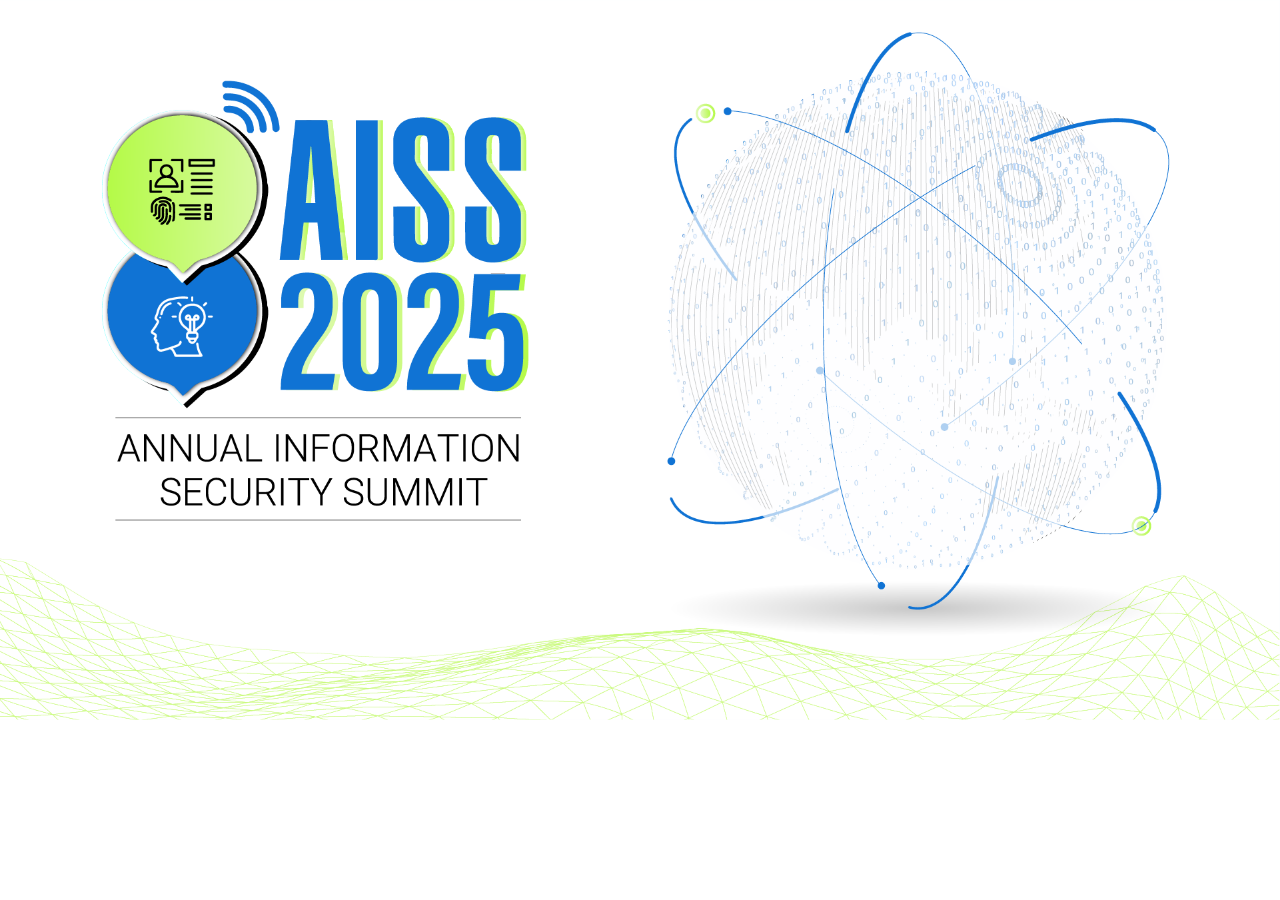
<file: index.html>
<!DOCTYPE html>
<html lang="en">
<head>
  <meta charset="UTF-8">
  <meta name="viewport" content="width=device-width, initial-scale=1.0">
  <title>FINSEC 2025</title>
	<link rel="stylesheet" href="./assets/css/styles/styles.css">
</head>
<body>
	<div class="banner-wrapper">
	  <img src="./assets/images/banner.png" alt="DSCI Event Banner">
	</div>
</body>
</html>
</file>
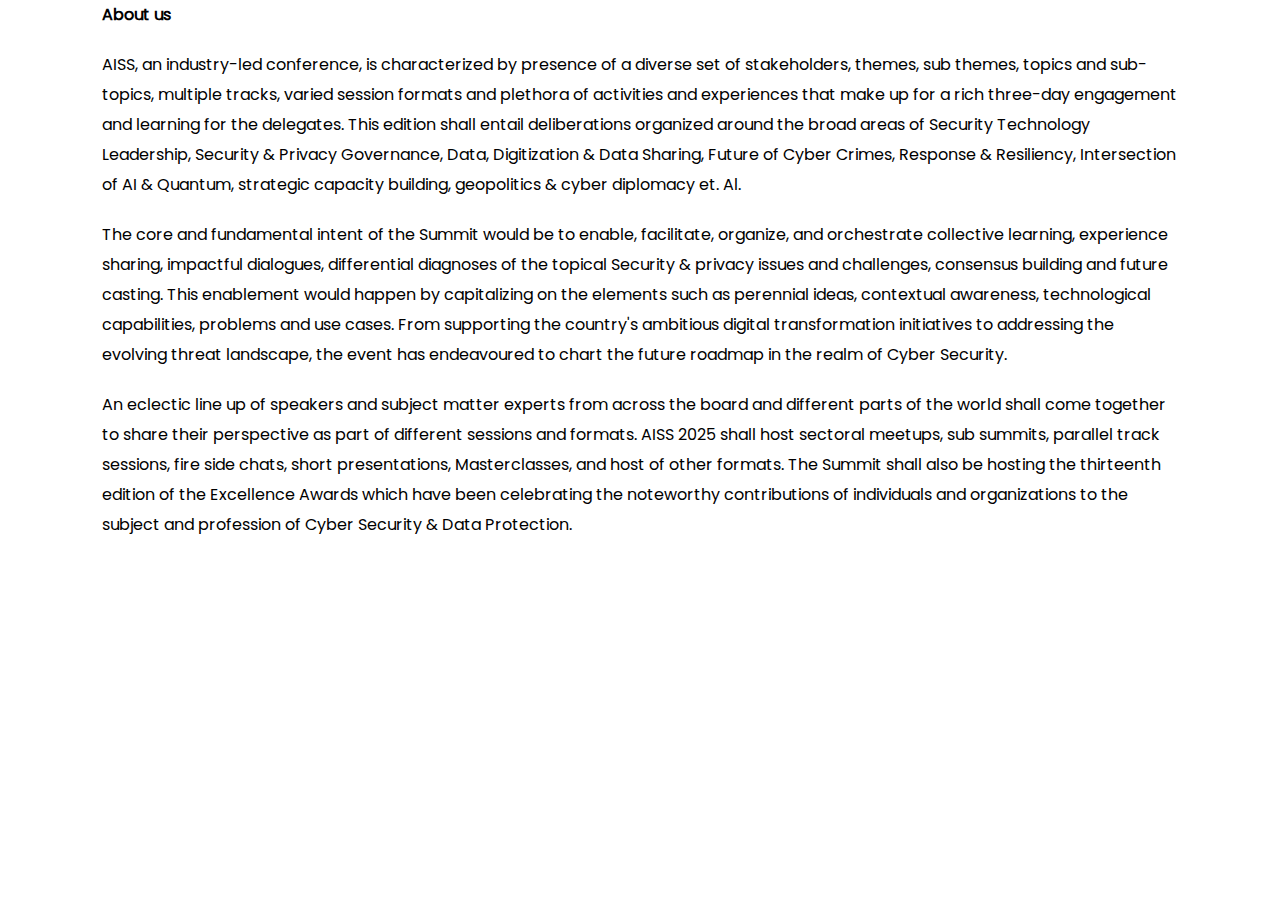
<file: about-more.html>
<!DOCTYPE html>
<html lang="en">
<head>
  <meta charset="UTF-8">
  <meta name="viewport" content="width=device-width, initial-scale=1.0">
  <title>FINSEC 2025</title>
  
  <link rel="stylesheet" href="./assets/css/vendor/fontawesome.min.css">
  <link rel="stylesheet" href="./assets/css/styles/styles.css">

</head>
<body>
  <div class="container">
	  <div class="about-wrapper">
		<section class="about-info-wrap">
			<h4>About us</h4>
			<div class="about-side-data">
				<p>AISS, an industry-led conference, is characterized by presence of a diverse set of
				stakeholders, themes, sub themes, topics and sub-topics, multiple tracks, varied session
				formats and plethora of activities and experiences that make up for a rich three-day
				engagement and learning for the delegates. This edition shall entail deliberations organized
				around the broad areas of Security Technology Leadership, Security &amp; Privacy Governance,
				Data, Digitization &amp; Data Sharing, Future of Cyber Crimes, Response &amp; Resiliency,
				Intersection of AI &amp; Quantum, strategic capacity building, geopolitics &amp; cyber diplomacy et.
				Al.</p>
				<p>The core and fundamental intent of the Summit would be to enable, facilitate, organize, and
				orchestrate collective learning, experience sharing, impactful dialogues, differential
				diagnoses of the topical Security &amp; privacy issues and challenges, consensus building and
				future casting. This enablement would happen by capitalizing on the elements such as
				perennial ideas, contextual awareness, technological capabilities, problems and use cases.
				From supporting the country&#39;s ambitious digital transformation initiatives to addressing the
				evolving threat landscape, the event has endeavoured to chart the future roadmap in the
				realm of Cyber Security.<p>
				<p>An eclectic line up of speakers and subject matter experts from across the board and
				different parts of the world shall come together to share their perspective as part of
				different sessions and formats. AISS 2025 shall host sectoral meetups, sub summits, parallel
				track sessions, fire side chats, short presentations, Masterclasses, and host of other formats.
				The Summit shall also be hosting the thirteenth edition of the Excellence Awards which have
				been celebrating the noteworthy contributions of individuals and organizations to the
				subject and profession of Cyber Security &amp; Data Protection.</p>
			</div>
		</section>
	  </div>
  </div>
  
</body>
</html>
</file>
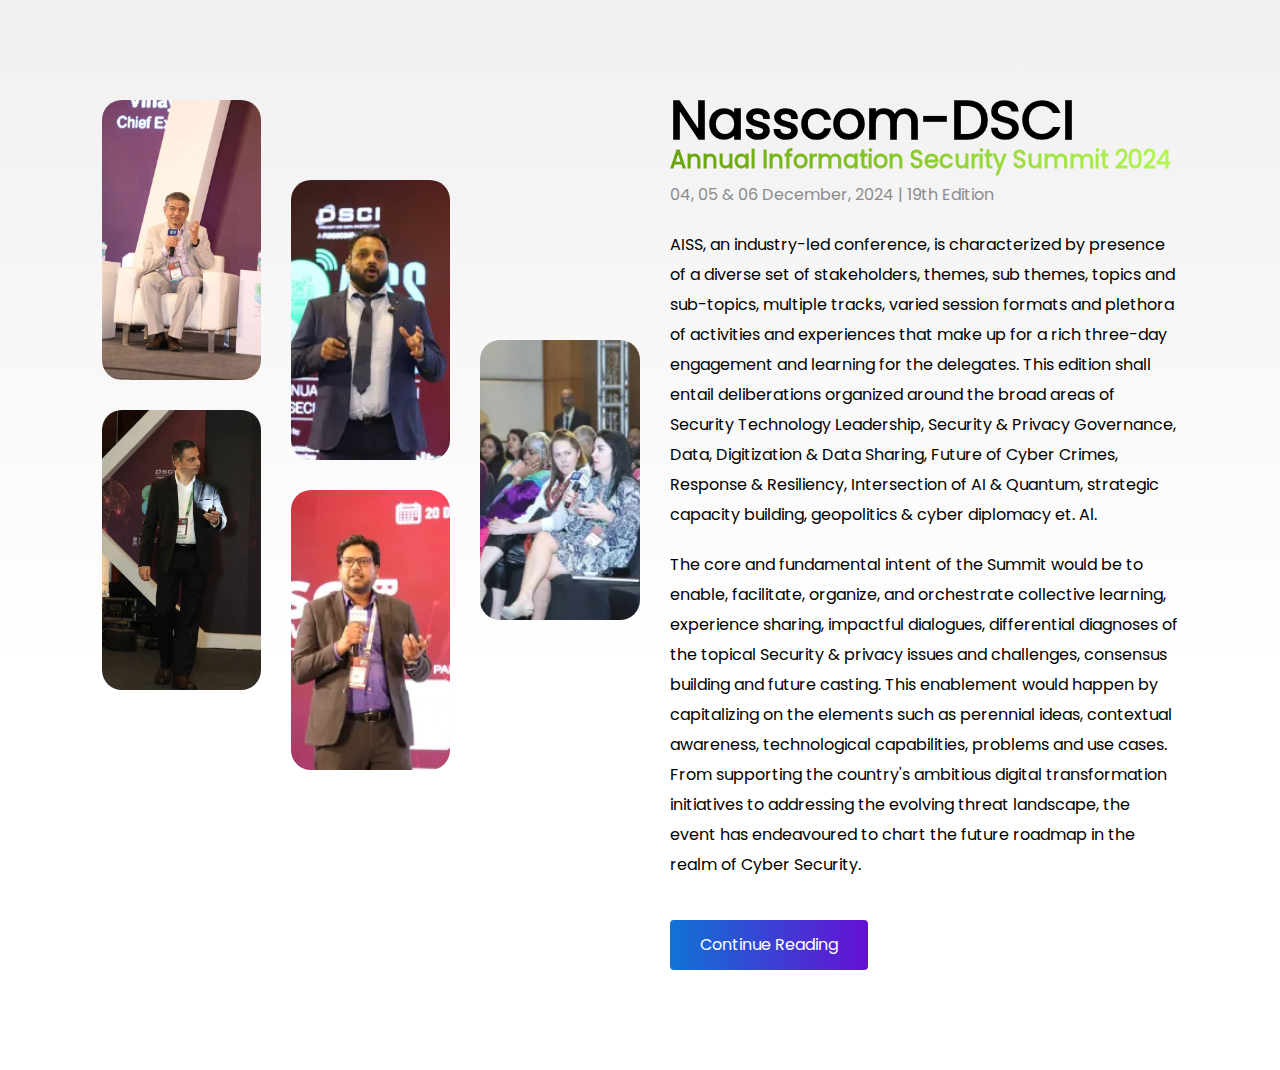
<file: about.html>
<!DOCTYPE html>
<html lang="en">
<head>
  <meta charset="UTF-8">
  <meta name="viewport" content="width=device-width, initial-scale=1.0">
  <title>FINSEC 2025</title>
  
  <link rel="stylesheet" href="./assets/css/vendor/fontawesome.min.css">
  <link rel="stylesheet" href="./assets/css/styles/styles.css">

</head>
<body>
<div class="about-section-wrap">
  <div class="container">
	  <div class="about-wrapper">
		<section class="about-img-wrap flex-col">
			<div class="about-img-flex">
			<div class="about-img-box">
			  <img src="./assets/images/about-img1.webp" alt="About us" class="about-img">
			  <img src="./assets/images/about-img2.webp" alt="About us" class="about-img">
			</div>
			<div class="about-img-box">
			  <img src="./assets/images/about-img3.webp" alt="About us" class="about-img">
			  <img src="./assets/images/about-img4.webp" alt="About us" class="about-img">
			</div>
			<div class="about-img-box">
			  <img src="./assets/images/about-img5.webp" alt="About us" class="about-img">
			</div>
			</div>
		</section>

		<section class="about-info-wrap flex-col">
			<h1 class="about-heading">Nasscom-DSCI</h1>
			<h2 class="about-subheading">Annual Information Security Summit 2024</h2>
			<p class="edition-date">04, 05 & 06 December, 2024 | 19th Edition</p>
			<div class="about-side-data">
				<p>AISS, an industry-led conference, is characterized by presence of a diverse set of
				stakeholders, themes, sub themes, topics and sub-topics, multiple tracks, varied session
				formats and plethora of activities and experiences that make up for a rich three-day
				engagement and learning for the delegates. This edition shall entail deliberations organized
				around the broad areas of Security Technology Leadership, Security &amp; Privacy Governance,
				Data, Digitization &amp; Data Sharing, Future of Cyber Crimes, Response &amp; Resiliency,
				Intersection of AI &amp; Quantum, strategic capacity building, geopolitics &amp; cyber diplomacy et.
				Al.</p>
				<p>The core and fundamental intent of the Summit would be to enable, facilitate, organize, and
				orchestrate collective learning, experience sharing, impactful dialogues, differential
				diagnoses of the topical Security &amp; privacy issues and challenges, consensus building and
				future casting. This enablement would happen by capitalizing on the elements such as
				perennial ideas, contextual awareness, technological capabilities, problems and use cases.
				From supporting the country&#39;s ambitious digital transformation initiatives to addressing the
				evolving threat landscape, the event has endeavoured to chart the future roadmap in the
				realm of Cyber Security.</p>
				<a href="about-more.html" class="read-more-btn primary-btn">Continue Reading</a>
			</div>
		</section>

	  </div>
  </div>
</div>
</body>
</html>
</file>
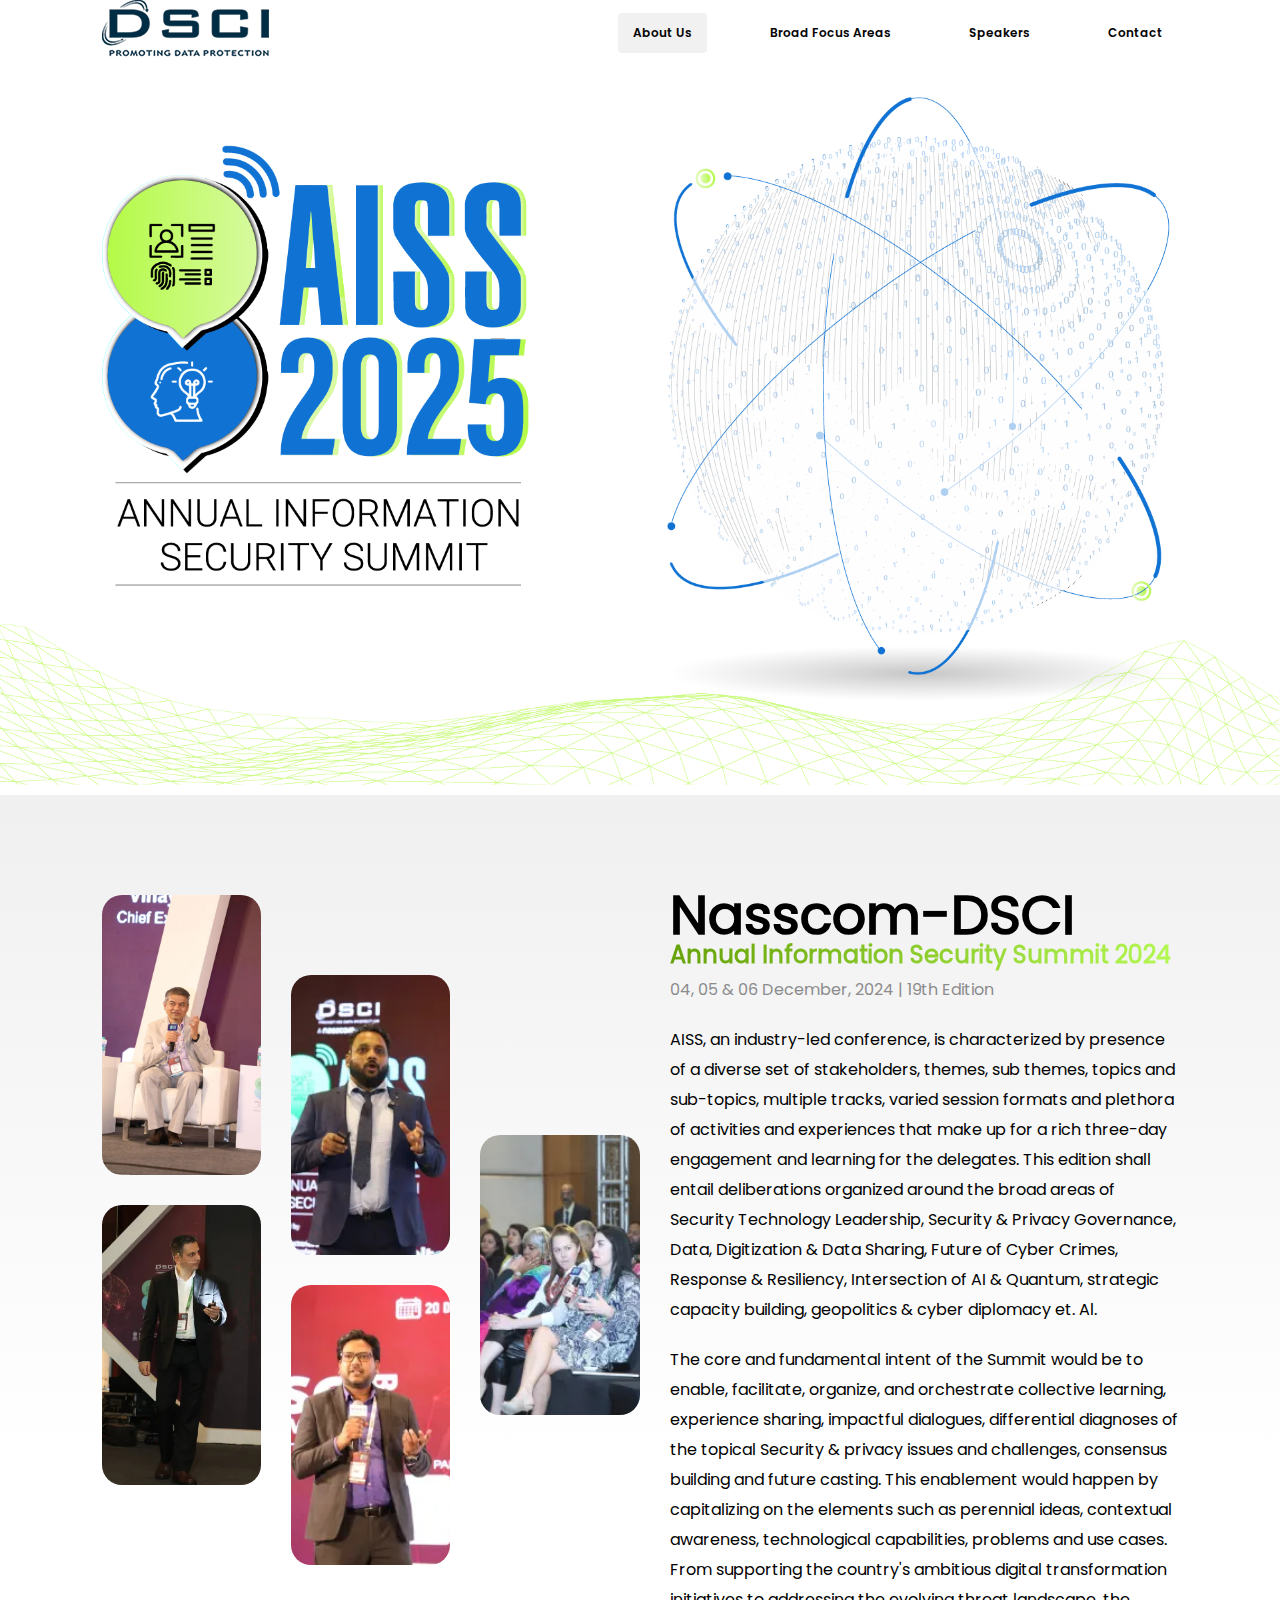
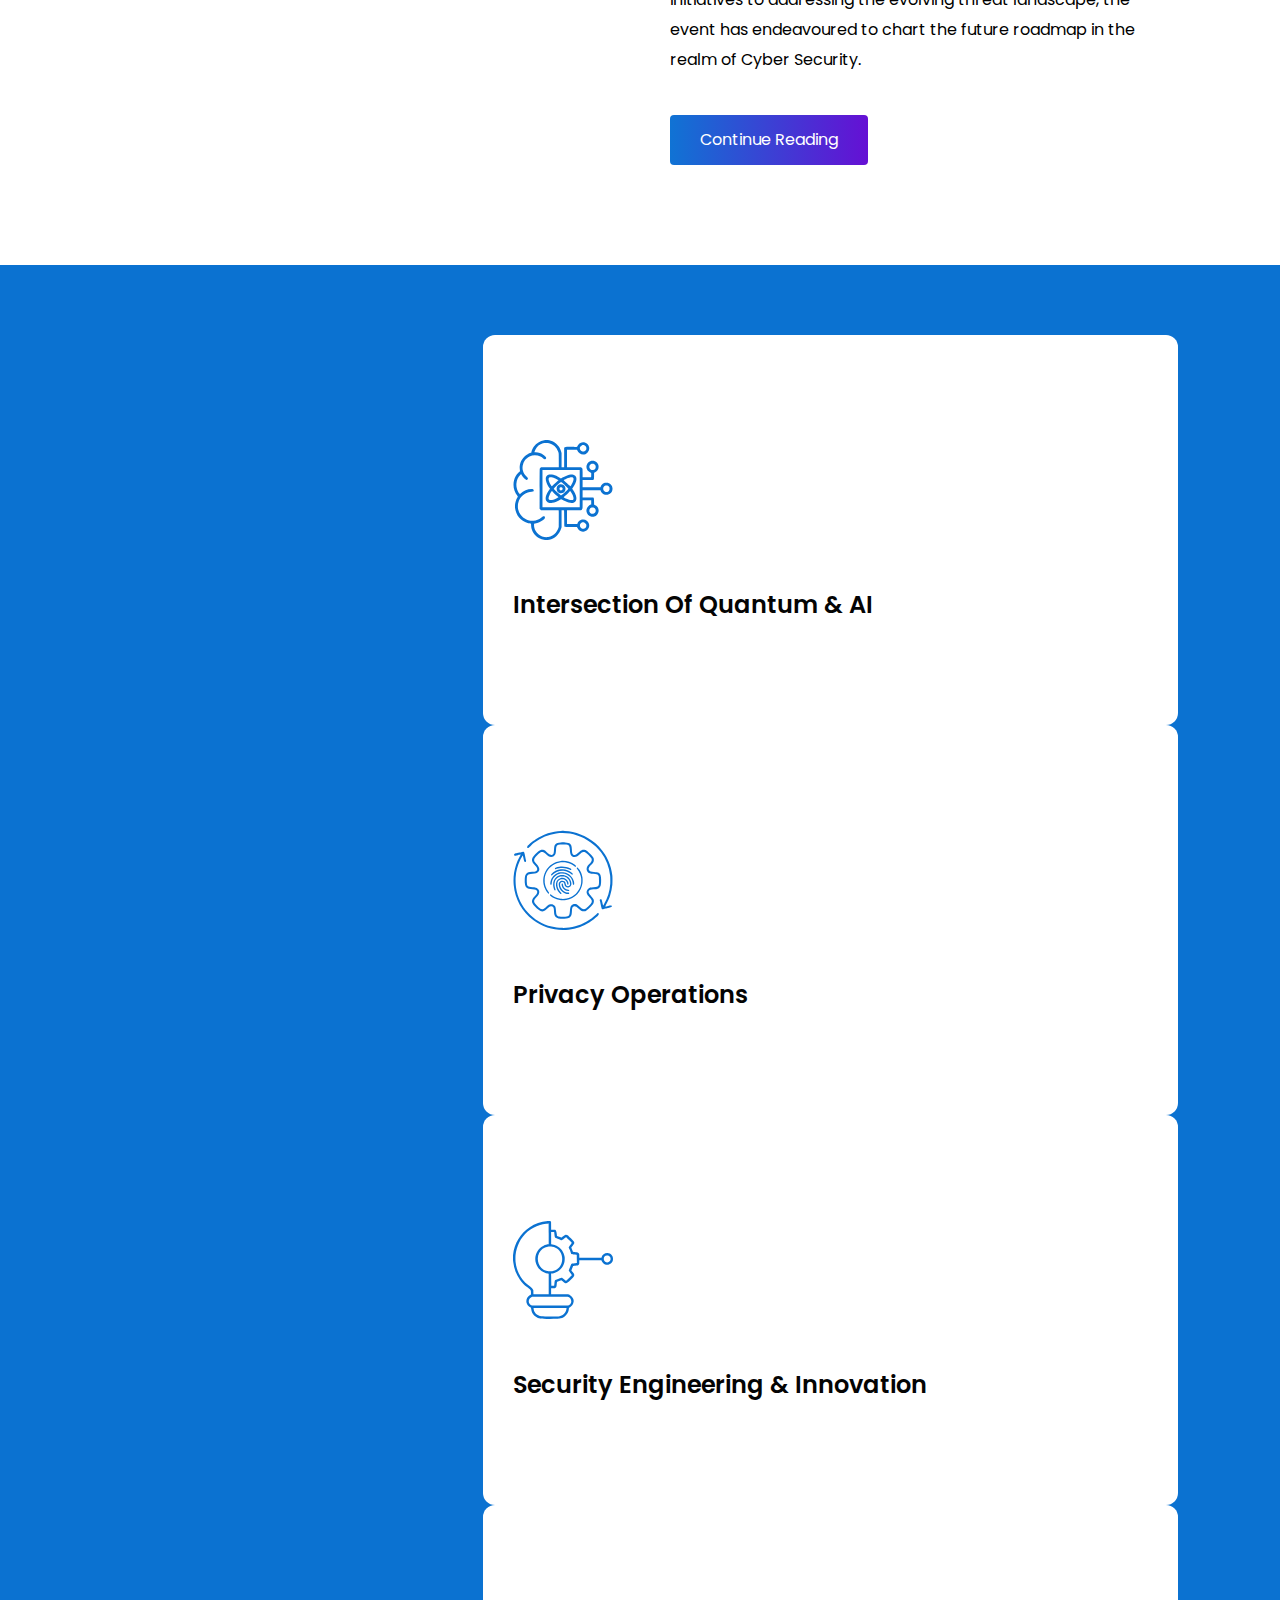
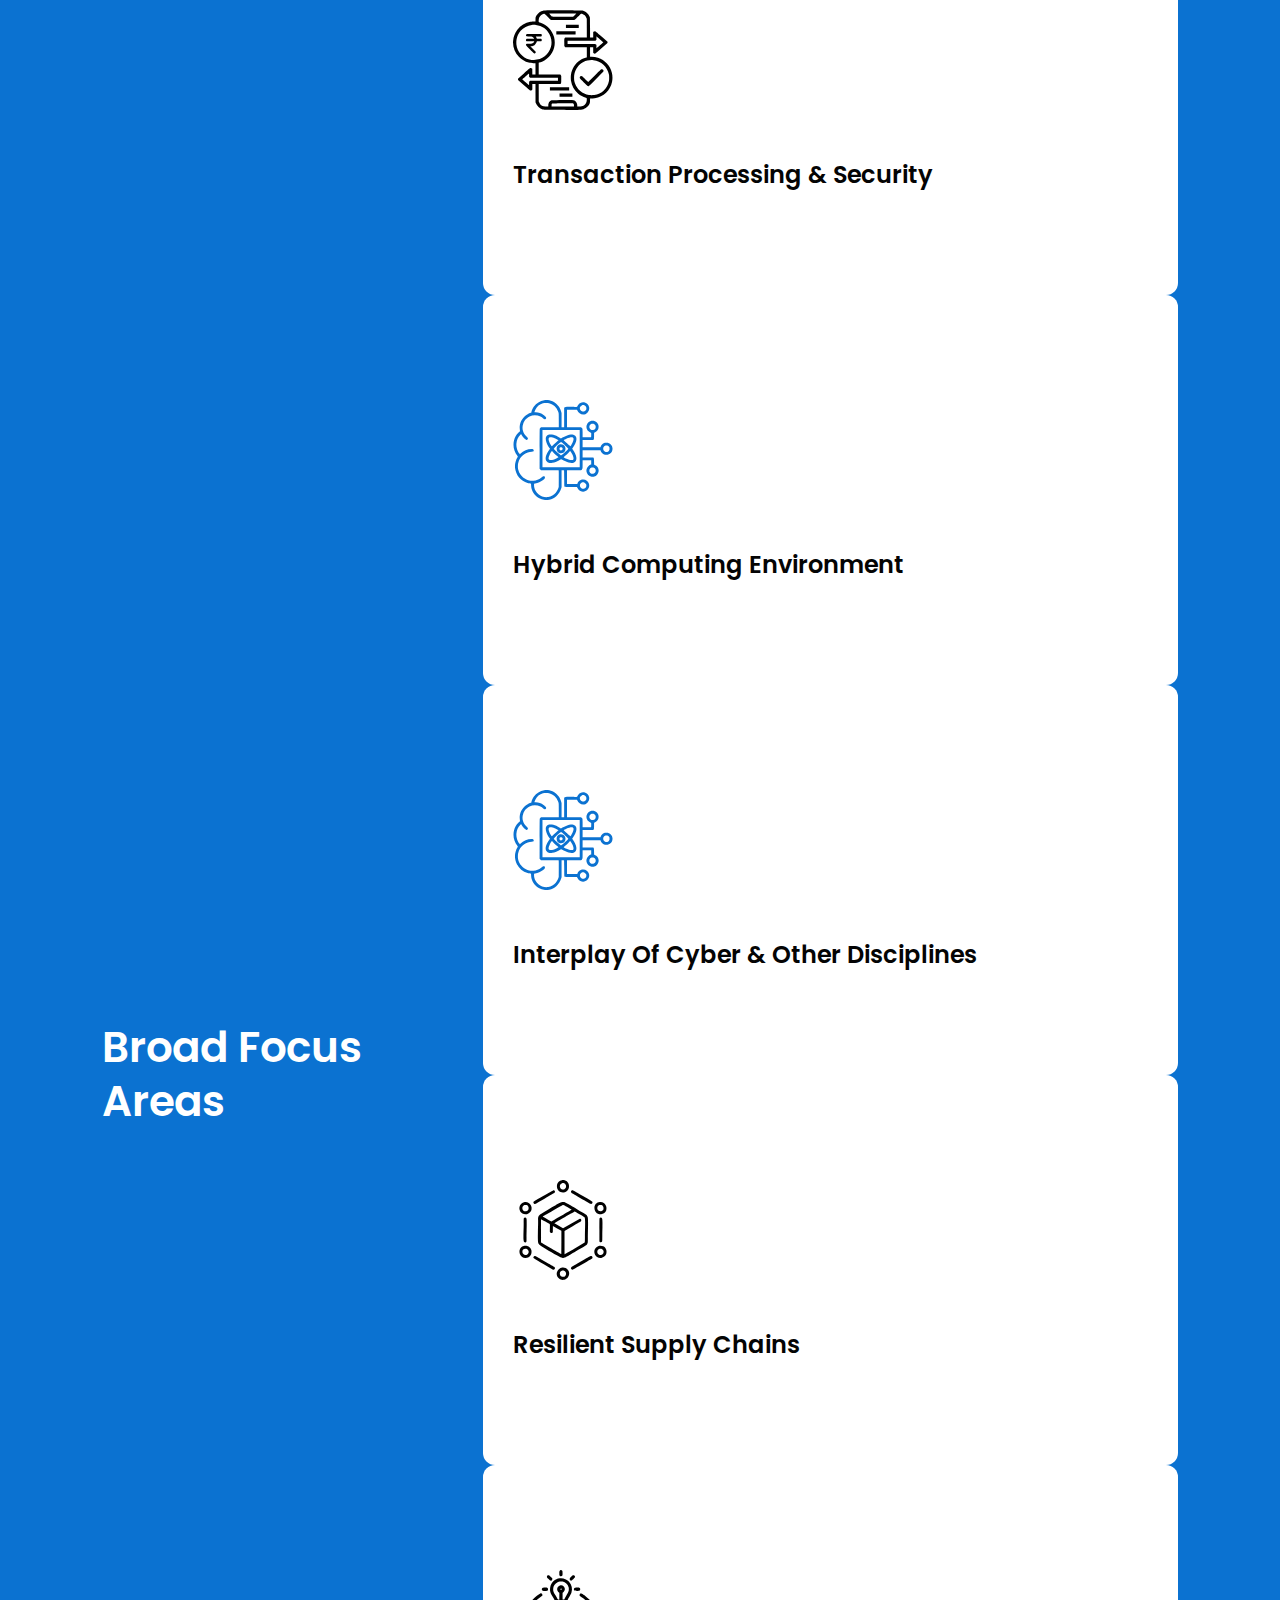
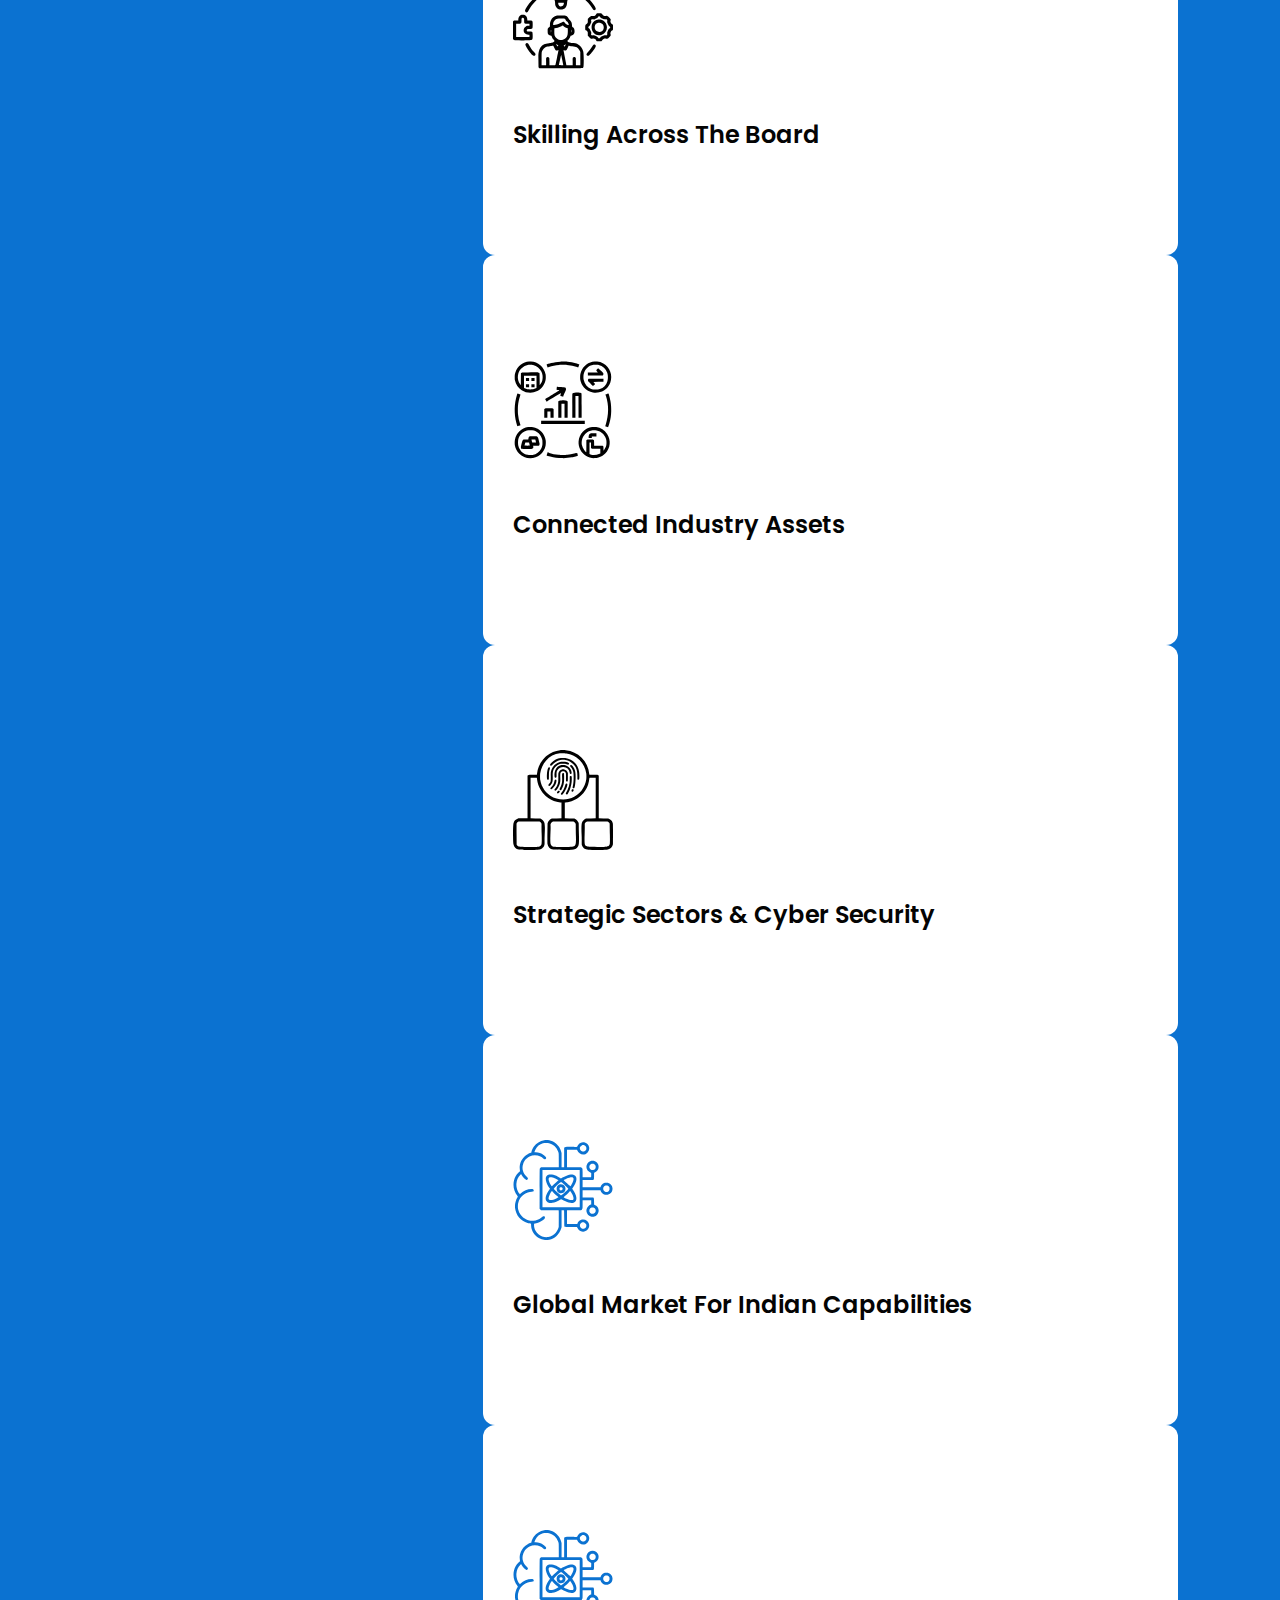
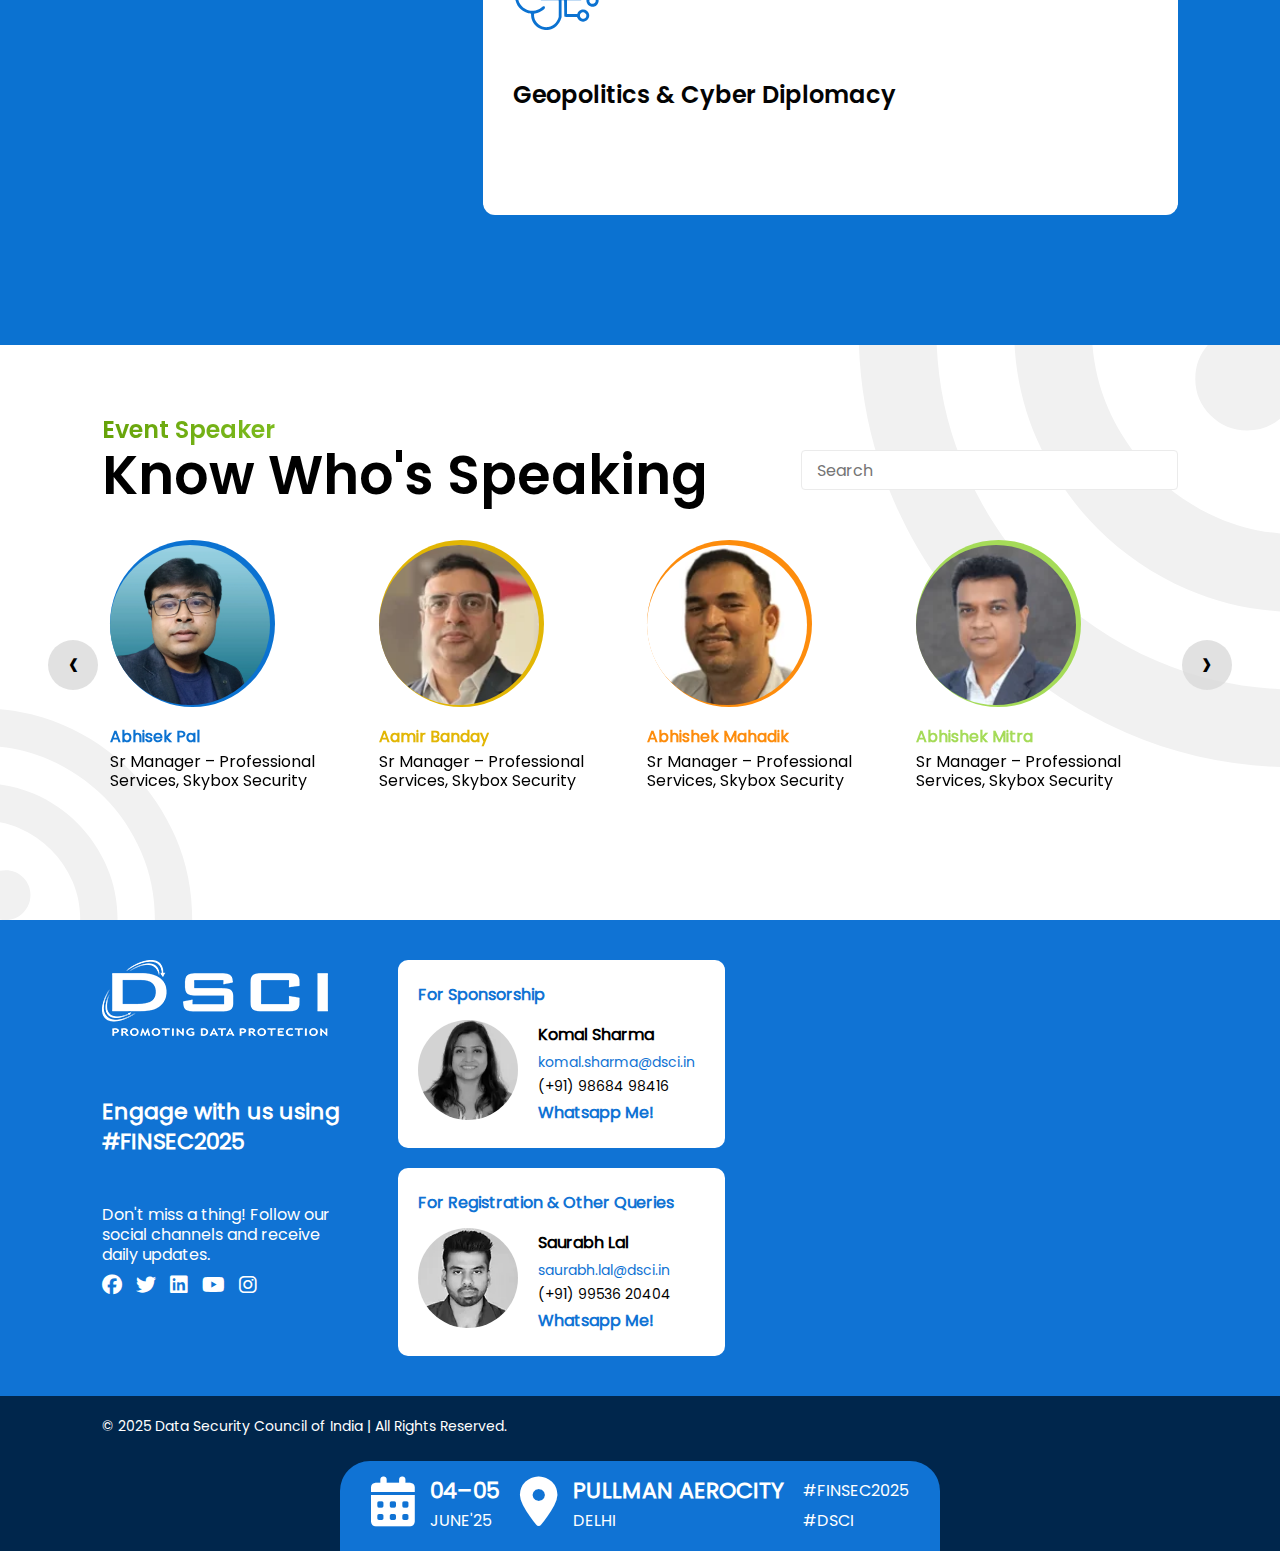
<file: aiss.html>
<!DOCTYPE html>
<html lang="en">
<head>
  <meta charset="UTF-8">
  <meta name="viewport" content="width=device-width, initial-scale=1.0">
  <title>AISS 2025 | Annual Information Security Summit 2025 | DSCI</title>
  
  <link rel="stylesheet" href="./assets/css/vendor/fontawesome.min.css">
  <link rel="stylesheet" type="text/css" href="./assets/css/styles/slick.css"/>
  <link rel="stylesheet" href="./assets/css/styles/styles.css">
  
</head>
<body>

<div class="container">
<header class="header">
  <div class="header-logo">
	<img src="./assets/images/header-logo.png" alt="DSCI Logo" class="logo">
  </div>
  <div class="menu-toggle">&#9776;</div>
  <nav class="nav-slide">
    <a href="#about" class="menu-item active">About Us</a>
    <a href="#focus" class="menu-item">Broad Focus Areas</a>
    <a href="#speakers" class="menu-item">Speakers</a>
    <a href="#contact" class="menu-item">Contact</a>
  </nav>
</header>
</div>

<div class="banner-wrapper">
	<img src="./assets/images/banner.png" alt="DSCI Event Banner">
</div>

<div class="about-section-wrap">
  <div class="container">
	  <div class="about-wrapper">
		<section class="about-img-wrap flex-col">
			<div class="about-img-flex">
			<div class="about-img-box">
			  <img src="./assets/images/about-img1.webp" alt="About us" class="about-img">
			  <img src="./assets/images/about-img2.webp" alt="About us" class="about-img">
			</div>
			<div class="about-img-box">
			  <img src="./assets/images/about-img3.webp" alt="About us" class="about-img">
			  <img src="./assets/images/about-img4.webp" alt="About us" class="about-img">
			</div>
			<div class="about-img-box">
			  <img src="./assets/images/about-img5.webp" alt="About us" class="about-img">
			</div>
			</div>
		</section>

		<section class="about-info-wrap flex-col">
			<h1 class="about-heading">Nasscom-DSCI</h1>
			<h2 class="about-subheading">Annual Information Security Summit 2024</h2>
			<p class="edition-date">04, 05 & 06 December, 2024 | 19th Edition</p>
			<div class="about-side-data">
				<p>AISS, an industry-led conference, is characterized by presence of a diverse set of
				stakeholders, themes, sub themes, topics and sub-topics, multiple tracks, varied session
				formats and plethora of activities and experiences that make up for a rich three-day
				engagement and learning for the delegates. This edition shall entail deliberations organized
				around the broad areas of Security Technology Leadership, Security &amp; Privacy Governance,
				Data, Digitization &amp; Data Sharing, Future of Cyber Crimes, Response &amp; Resiliency,
				Intersection of AI &amp; Quantum, strategic capacity building, geopolitics &amp; cyber diplomacy et.
				Al.</p>
				<p>The core and fundamental intent of the Summit would be to enable, facilitate, organize, and
				orchestrate collective learning, experience sharing, impactful dialogues, differential
				diagnoses of the topical Security &amp; privacy issues and challenges, consensus building and
				future casting. This enablement would happen by capitalizing on the elements such as
				perennial ideas, contextual awareness, technological capabilities, problems and use cases.
				From supporting the country&#39;s ambitious digital transformation initiatives to addressing the
				evolving threat landscape, the event has endeavoured to chart the future roadmap in the
				realm of Cyber Security.</p>
				<a href="about-more.html" class="read-more-btn primary-btn">Continue Reading</a>
			</div>
		</section>

	  </div>
  </div>
</div>

<section class="broad-focus-section">
		<div class="container">
			<div class="broad-focus-carousel-wrapper">
				<div class="broad-focus-heading-box">
					<h1 class="broad-focus-heading">Broad Focus Areas</h1>
				</div>
				
				<div class="broad-focus-slider">
					<div class="broad-focus-card">
						<div class="broad-focus-icon">
							<img src="./assets/images/broad-areas/intersection-quantum.svg" alt="Broad Focus 1">
						</div>
						<div class="focus-card-title">
							<h4 class="focus-title">Intersection of Quantum & AI</h4>
						</div>
					</div>
					<div class="broad-focus-card">
						<div class="broad-focus-icon">
							<img src="./assets/images/broad-areas/privacy-operations.svg" alt="Broad Focus 1">
						</div>
						<div class="focus-card-title">
							<h4 class="focus-title">Privacy Operations</h4>
						</div>
					</div>
					<div class="broad-focus-card">
						<div class="broad-focus-icon">
							<img src="./assets/images/broad-areas/security-engineering.svg" alt="Broad Focus 1">
						</div>
						<div class="focus-card-title">
							<h4 class="focus-title">Security Engineering & Innovation</h4>
						</div>
					</div>
					<div class="broad-focus-card">
						<div class="broad-focus-icon">
							<img src="./assets/images/broad-areas/transaction-processing.svg" alt="Broad Focus 1">
						</div>
						<div class="focus-card-title">
							<h4 class="focus-title">Transaction processing & security</h4>
						</div>
					</div>
					<div class="broad-focus-card">
						<div class="broad-focus-icon">
							<img src="./assets/images/broad-areas/intersection-quantum.svg" alt="Broad Focus 1">
						</div>
						<div class="focus-card-title">
							<h4 class="focus-title">Hybrid computing environment</h4>
						</div>
					</div>
					<div class="broad-focus-card">
						<div class="broad-focus-icon">
							<img src="./assets/images/broad-areas/intersection-quantum.svg" alt="Broad Focus 1">
						</div>
						<div class="focus-card-title">
							<h4 class="focus-title">Interplay of cyber & other disciplines</h4>
						</div>
					</div>
					<div class="broad-focus-card">
						<div class="broad-focus-icon">
							<img src="./assets/images/broad-areas/resilient-supply-chains.svg" alt="Broad Focus 1">
						</div>
						<div class="focus-card-title">
							<h4 class="focus-title">Resilient supply chains</h4>
						</div>
					</div>
					<div class="broad-focus-card">
						<div class="broad-focus-icon">
							<img src="./assets/images/broad-areas/skilling-across-board.svg" alt="Broad Focus 1">
						</div>
						<div class="focus-card-title">
							<h4 class="focus-title">Skilling across the board</h4>
						</div>
					</div>
					<div class="broad-focus-card">
						<div class="broad-focus-icon">
							<img src="./assets/images/broad-areas/connected-industrial-assets.svg" alt="Broad Focus 1">
						</div>
						<div class="focus-card-title">
							<h4 class="focus-title">Connected industry assets</h4>
						</div>
					</div>
					<div class="broad-focus-card">
						<div class="broad-focus-icon">
							<img src="./assets/images/broad-areas/strategic-sectors-cyber-security.svg" alt="Broad Focus 1">
						</div>
						<div class="focus-card-title">
							<h4 class="focus-title">Strategic sectors & cyber security</h4>
						</div>
					</div>
					<div class="broad-focus-card">
						<div class="broad-focus-icon">
							<img src="./assets/images/broad-areas/intersection-quantum.svg" alt="Broad Focus 1">
						</div>
						<div class="focus-card-title">
							<h4 class="focus-title">Global market for indian capabilities</h4>
						</div>
					</div>
					<div class="broad-focus-card">
						<div class="broad-focus-icon">
							<img src="./assets/images/broad-areas/intersection-quantum.svg" alt="Broad Focus 1">
						</div>
						<div class="focus-card-title">
							<h4 class="focus-title">Geopolitics & cyber diplomacy</h4>
						</div>
					</div>
				</div>
			</div>
		</div>
	</section>

<section class="speakers-section">
		<div class="container">
			<div class="speakers-search">
				<div class="speakers-heading-wrap">
					<p class="speaker-subheading">Event Speaker</p>
					<h1 class="speaker-heading">Know Who's Speaking</h1>
				</div>
				<input type="text" id="speakers-search" placeholder="Search" />
			</div>
			<div class="speakers-slider">
				<div class="speaker-img blue-box">
					<div class="half-border-circle">
						<img src="./assets/images/speakers/abhisek-pal.webp" alt="Speaker 1">
					</div>
					<div class="speaker-details">
						<h4 class="speaker-name">Abhisek Pal</h4>
						<p>Sr Manager – Professional Services, Skybox Security</p>
					</div>
				</div>
				<div class="speaker-img yellow-box">
					<div class="half-border-circle">
						<img src="./assets/images/speakers/aamir-banday.webp" alt="Speaker 2">
					</div>
					<div class="speaker-details">
						<h4 class="speaker-name">Aamir Banday</h4>
						<p>Sr Manager – Professional Services, Skybox Security</p>
					</div>
				</div>
				<div class="speaker-img orange-box">
					<div class="half-border-circle">
						<img src="./assets/images/speakers/abhishek-mahadik.webp" alt="Speaker 3">
					</div>
					<div class="speaker-details">
						<h4 class="speaker-name">Abhishek Mahadik</h4>
						<p>Sr Manager – Professional Services, Skybox Security</p>
					</div>
				</div>
				<div class="speaker-img green-box">
					<div class="half-border-circle">
						<img src="./assets/images/speakers/abhishek-mitra.webp" alt="Speaker 4">
					</div>
					<div class="speaker-details">
						<h4 class="speaker-name">Abhishek Mitra</h4>
						<p>Sr Manager – Professional Services, Skybox Security</p>
					</div>
				</div>
				<div class="speaker-img blue-box">
					<div class="half-border-circle">
						<img src="./assets/images/speakers/ab-sengupta.webp" alt="Speaker 5">
					</div>
					<div class="speaker-details">
						<h4 class="speaker-name">AB Sengupta</h4>
						<p>Sr Manager – Professional Services, Skybox Security</p>
					</div>
				</div>
				<div class="speaker-img yellow-box">
					<div class="half-border-circle">
						<img src="./assets/images/speakers/aditya-agarwal.webp" alt="Speaker 6">
					</div>
					<div class="speaker-details">
						<h4 class="speaker-name">Aditya Agarwal</h4>
						<p>Sr Manager – Professional Services, Skybox Security</p>
					</div>
				</div>
				<div class="speaker-img orange-box">
					<div class="half-border-circle">
						<img src="./assets/images/speakers/varender.webp" alt="Speaker 7">
					</div>
					<div class="speaker-details">
						<h4 class="speaker-name">Varender</h4>
						<p>Sr Manager – Professional Services, Skybox Security</p>
					</div>
				</div>
				<div class="speaker-img green-box">
					<div class="half-border-circle">
						<img src="./assets/images/speakers/aditya-bhatiya.webp" alt="Speaker 8">
					</div>
					<div class="speaker-details">
						<h4 class="speaker-name">Aditya Bhatiya</h4>
						<p>Sr Manager – Professional Services, Skybox Security</p>
					</div>
				</div>
				<div class="speaker-img blue-box">
					<div class="half-border-circle">
						<img src="./assets/images/speakers/adrian-hia.webp" alt="Speaker 9">
					</div>
					<div class="speaker-details">
						<h4 class="speaker-name">Adrian Hia</h4>
						<p>Sr Manager – Professional Services, Skybox Security</p>
					</div>
				</div>
				<div class="speaker-img yellow-box">
					<div class="half-border-circle">
						<img src="./assets/images/speakers/aftab-syed.webp" alt="Speaker 10">
					</div>
					<div class="speaker-details">
						<h4 class="speaker-name">Aftab Syed</h4>
						<p>Sr Manager – Professional Services, Skybox Security</p>
					</div>
				</div>
			</div>
		</div>
	</section>

<footer>
  <div class="container">
  <div class="footer-wrapper">
    <section class="footer-logo">
		<div class="footer-logo-box">
		  <a href="" target="_blank">
			<img src="./assets/images/dsci-logo.webp" alt="DSCI Logo" class="logo">
		  </a>
		</div>
      
      <h2 class="enagage-heading"><p>Engage with us using</p><p>#FINSEC2025</p></h2>
	  
	  <div class="social-links">
		  <p>Don't miss a thing! Follow our social channels and receive daily updates.</p>
		  <div class="social-icons">
			<a href="https://www.facebook.com/dsci.connect" class="me-3"><i class="fab fa-facebook"></i></a>
				<a href="https://x.com/dsci_connect" class="me-3"><i class="fab fa-twitter"></i></a>
				<a href="https://www.linkedin.com/company/data-security-council-of-india/" class="me-3"><i class="fab fa-linkedin"></i></a>
				<a href="https://www.youtube.com/user/dscivideo" class="me-3"><i class="fab fa-youtube"></i></a>
				<a href="https://www.instagram.com/dsci.connect/"><i class="fab fa-instagram"></i></a>
		  </div>
	  </div>
    </section>

    <section class="contacts">
      <div class="card">
        <h4 class="contact-heading">For Sponsorship</h4>
		<div class="contact-card">
			<img src="./assets/images/komal-sharma.webp" alt="Komal Sharma">
			<div class="contact-info">
				<p><strong>Komal Sharma</strong></p>
				<p class="contact-email">komal.sharma@dsci.in</p>
				<p>(+91) 98684 98416</p>
				<p><a href="#" class="whatsapp-link">Whatsapp Me!</a></p>
			</div>
		</div>
      </div>
      <div class="card">
        <h4 class="contact-heading">For Registration & Other Queries</h4>
		<div class="contact-card">
			<img src="./assets/images/saurabh-lal.webp" alt="Saurabh Lal">
			<div class="contact-info">
				<p><strong>Saurabh Lal</strong></p>
				<p class="contact-email">saurabh.lal@dsci.in</p>
				<p>(+91) 99536 20404</p>
				<p><a href="#" class="whatsapp-link">Whatsapp Me!</a></p>
			</div>
		</div>
      </div>
    </section>

    <section class="map-section">
      <iframe src="https://www.google.com/maps/embed?pb=!1m18!1m12!1m3!1d3504.52853694574!2d77.1210718754906!3d28.553887487647643!2m3!1f0!2f0!3f0!3m2!1i1024!2i768!4f13.1!3m3!1m2!1s0x390d1c684d8bd009%3A0x4a9db17053b82780!2sPullman%20New%20Delhi%20Aerocity!5e0!3m2!1sen!2sin!4v1747662034643!5m2!1sen!2sin" allowfullscreen="" loading="lazy" referrerpolicy="no-referrer-when-downgrade"></iframe>
    </section>
  </div>
  </div>
  </footer>
  
  <div class="copyright-footer">
  <div class="container">
	<p class="copyright">© 2025 Data Security Council of India | All Rights Reserved.</p>
      <div class="event-info">
        <div class="event-col">
          <i class="fas fa-calendar-alt"></i>
		  <div class="event-location">
			  <p class="location-bold">04–05</p>
			  <p>JUNE'25</p>
		  </div>
        </div>
        <div class="event-col">
          <i class="fas fa-map-marker-alt"></i>
		  <div class="event-location">
          <p class="location-bold">Pullman Aerocity</p>
		  <p>Delhi</p>
		  </div>
        </div>
        <div class="event-col">
			<div class="event-location">
			  <p>#FINSEC2025</p>
			  <p>#DSCI</p>
			</div>
        </div>
      </div>
    </div>
	</div>
	
	<script src="./assets/js/jquery.min.js"></script>	
	<script src="./assets/js/slick.min.js"></script>
	<script src="./assets/js/script.js"></script>

</body>
</html>
</file>
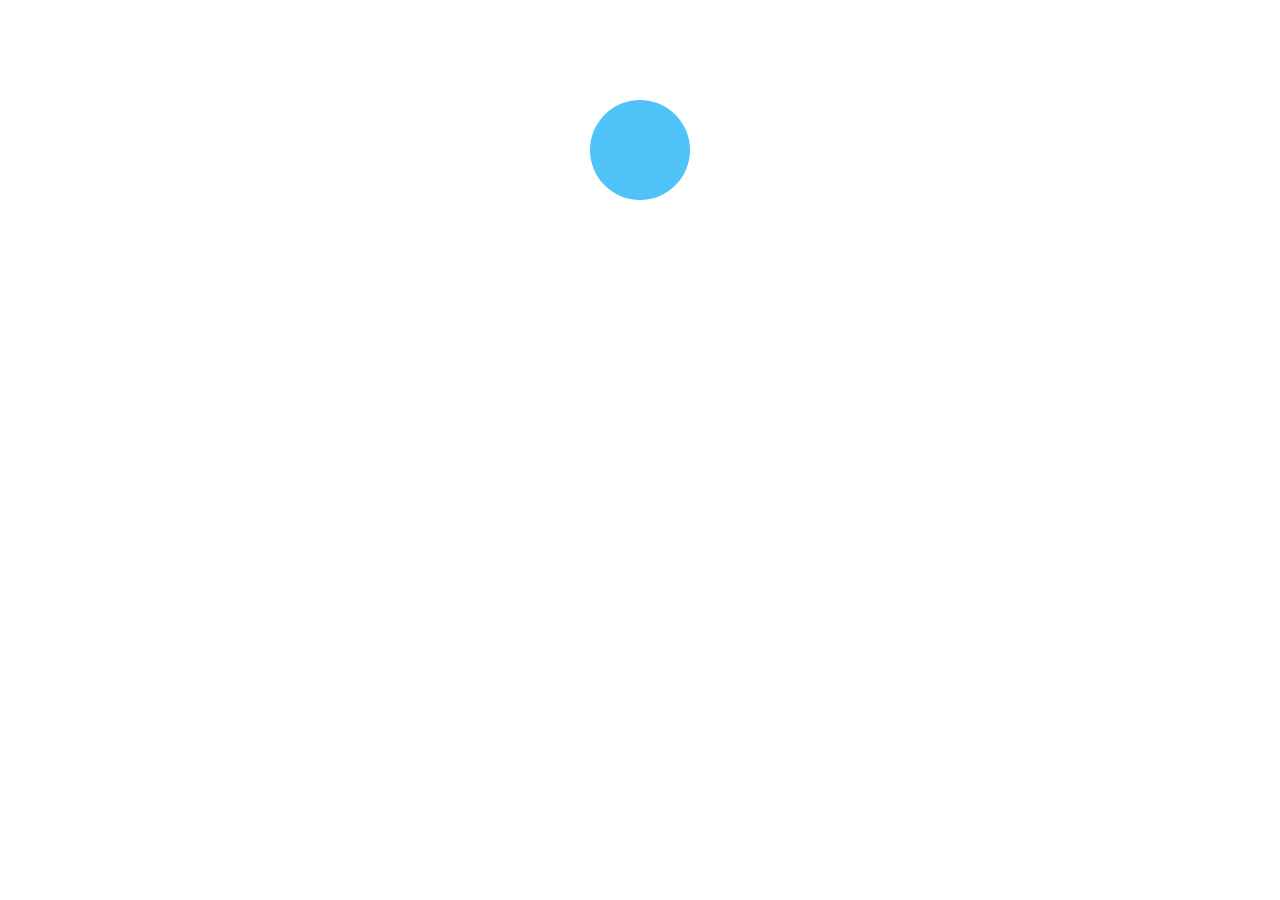
<file: animation.html>
<!DOCTYPE html>
<html lang="en">
<head>
  <meta charset="UTF-8">
  <title>Floating Animation</title>
  <style>
    .floating {
      width: 100px;
      height: 100px;
      background-color: #4fc3f7;
      border-radius: 50%;
      animation: float 3s ease-in-out infinite;
      margin: 100px auto;
    }

    @keyframes float {
      0% {
        transform: translateY(0);
      }
      50% {
        transform: translateY(-20px);
      }
      100% {
        transform: translateY(0);
      }
    }
  </style>
</head>
<body>
  <div class="floating"></div>
</body>
</html>
</file>
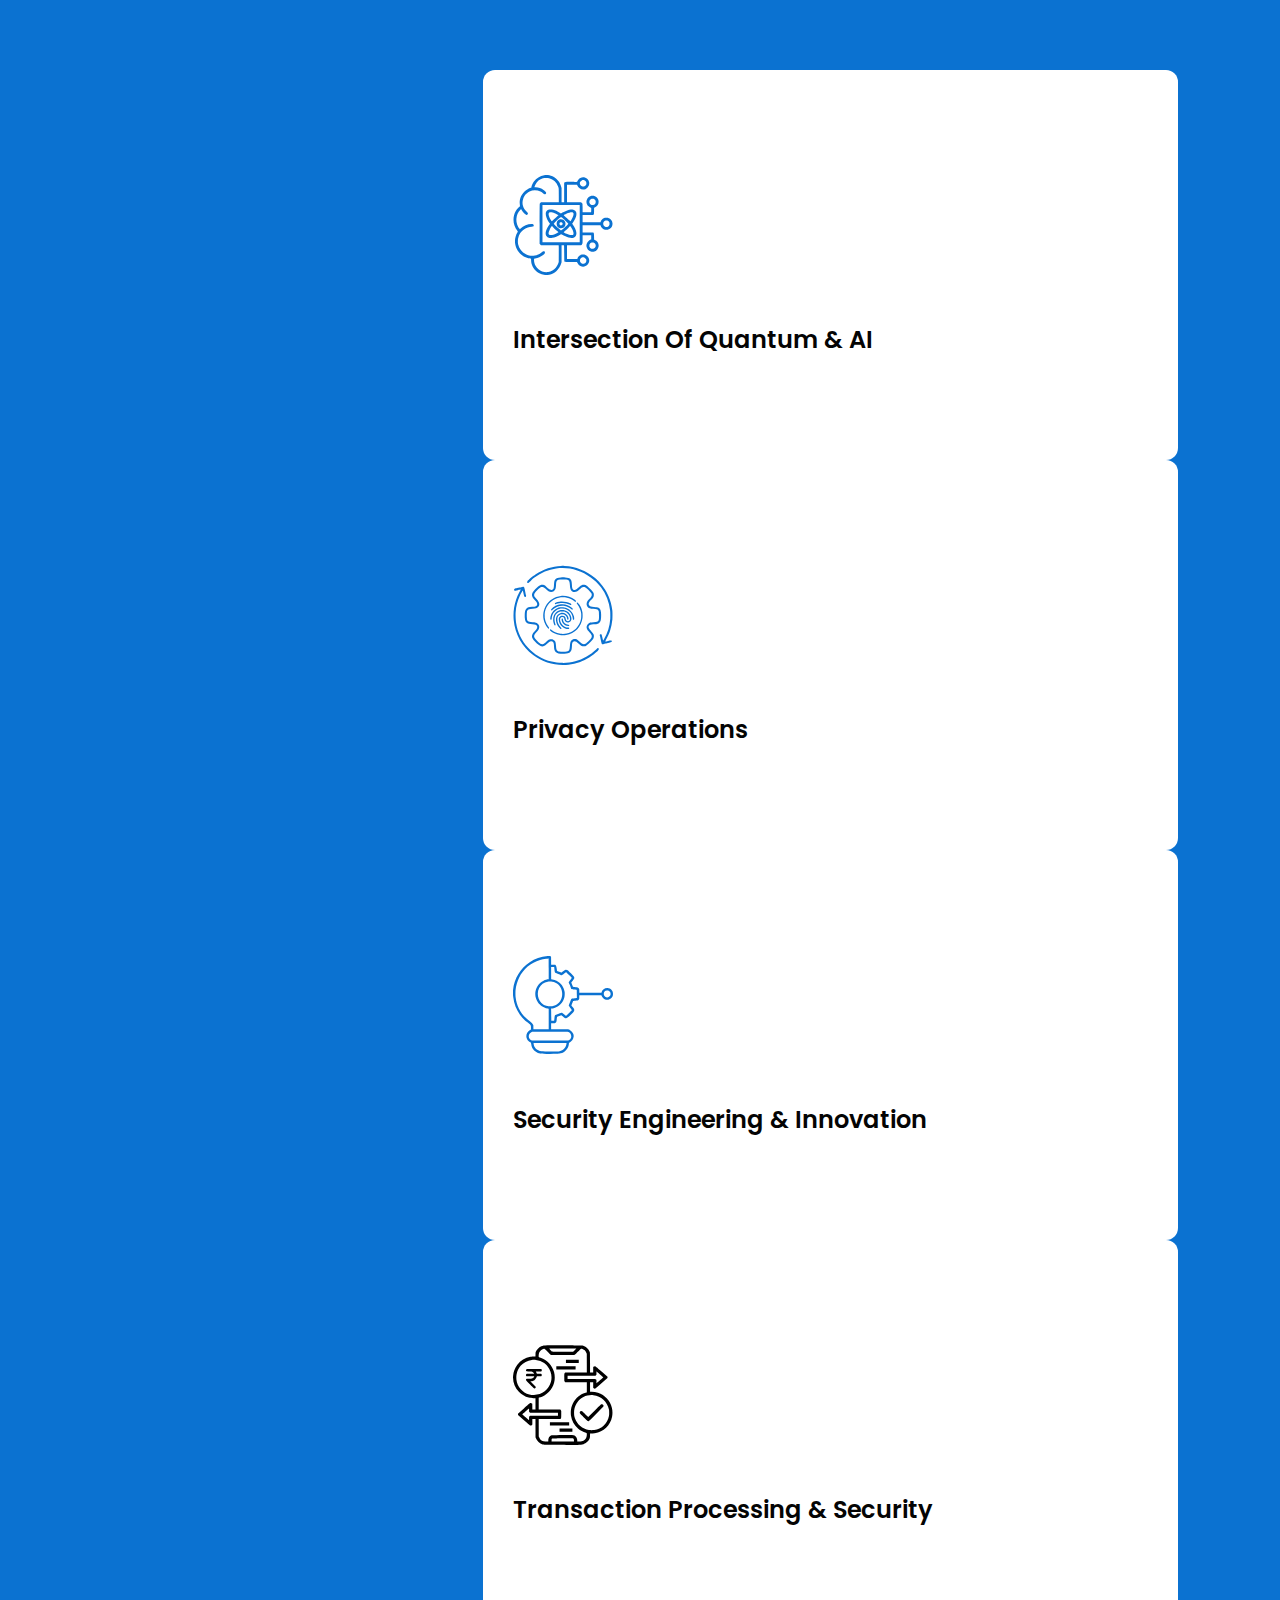
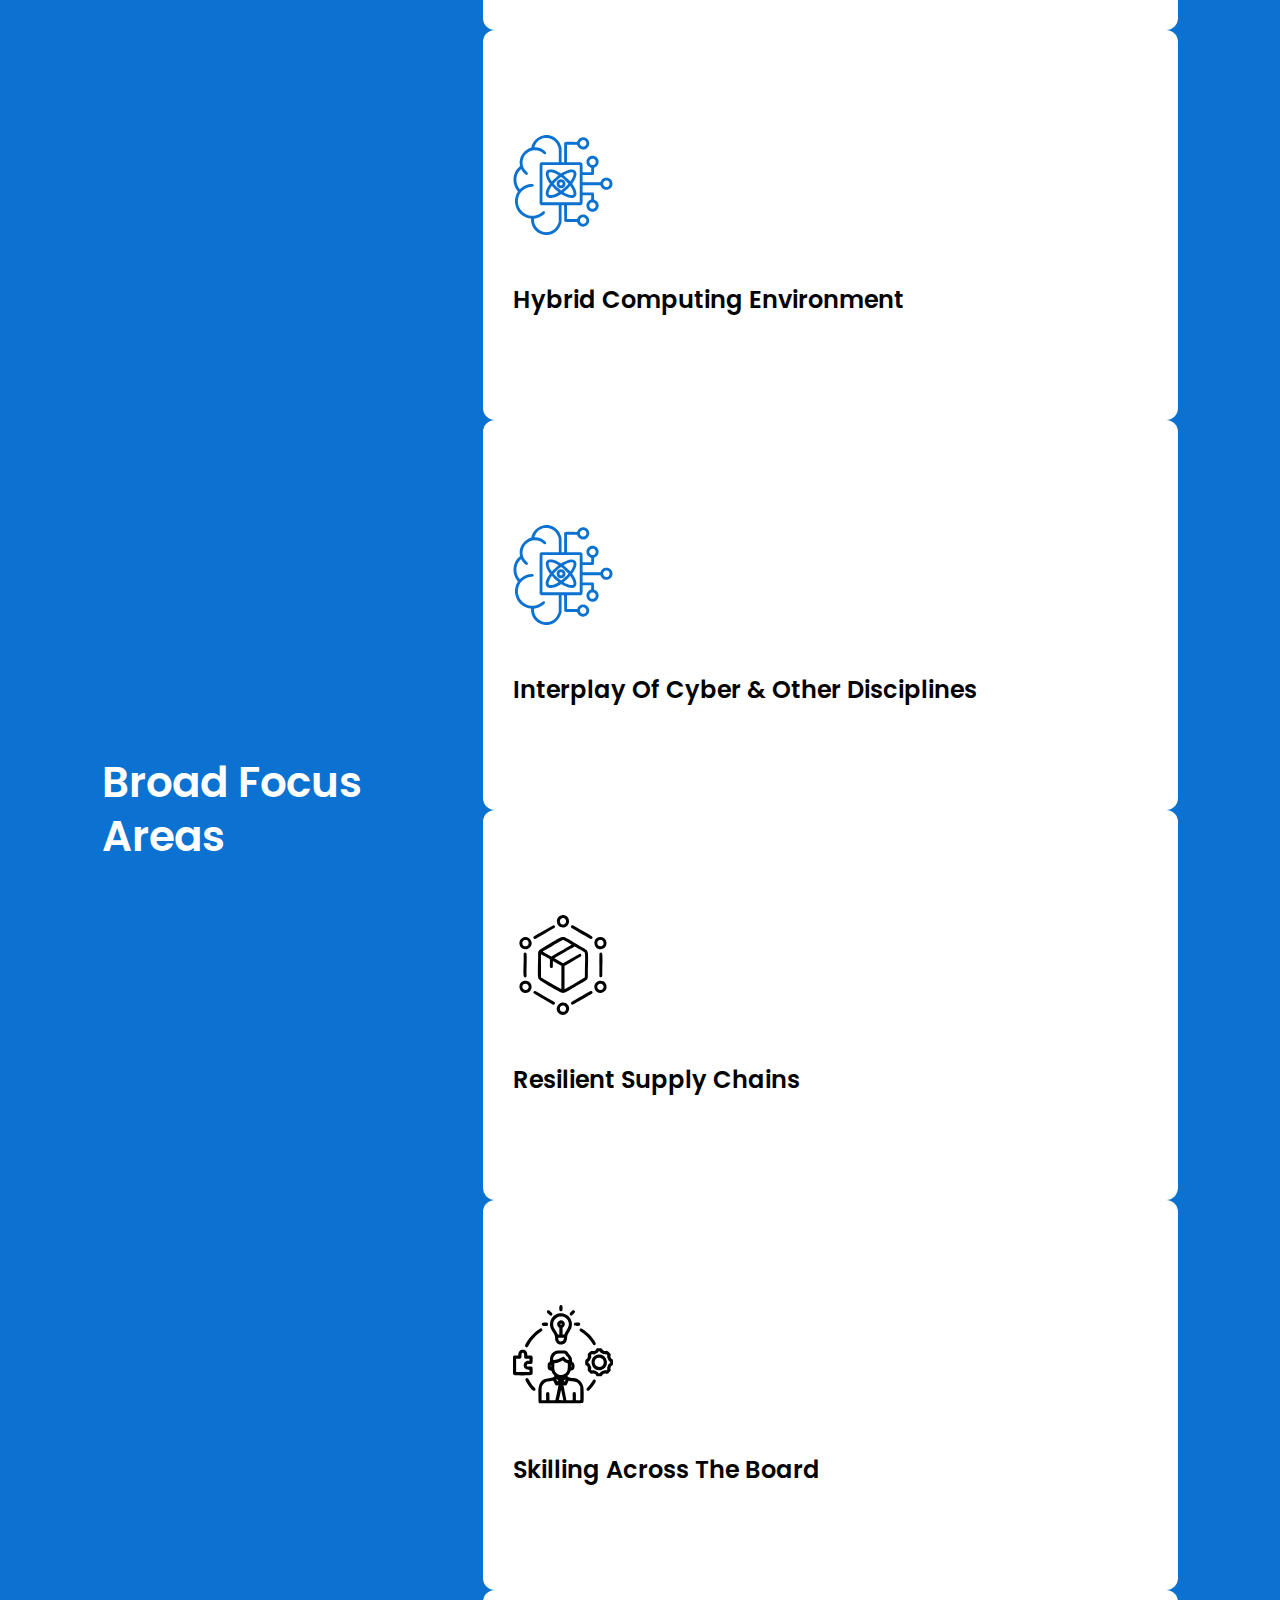
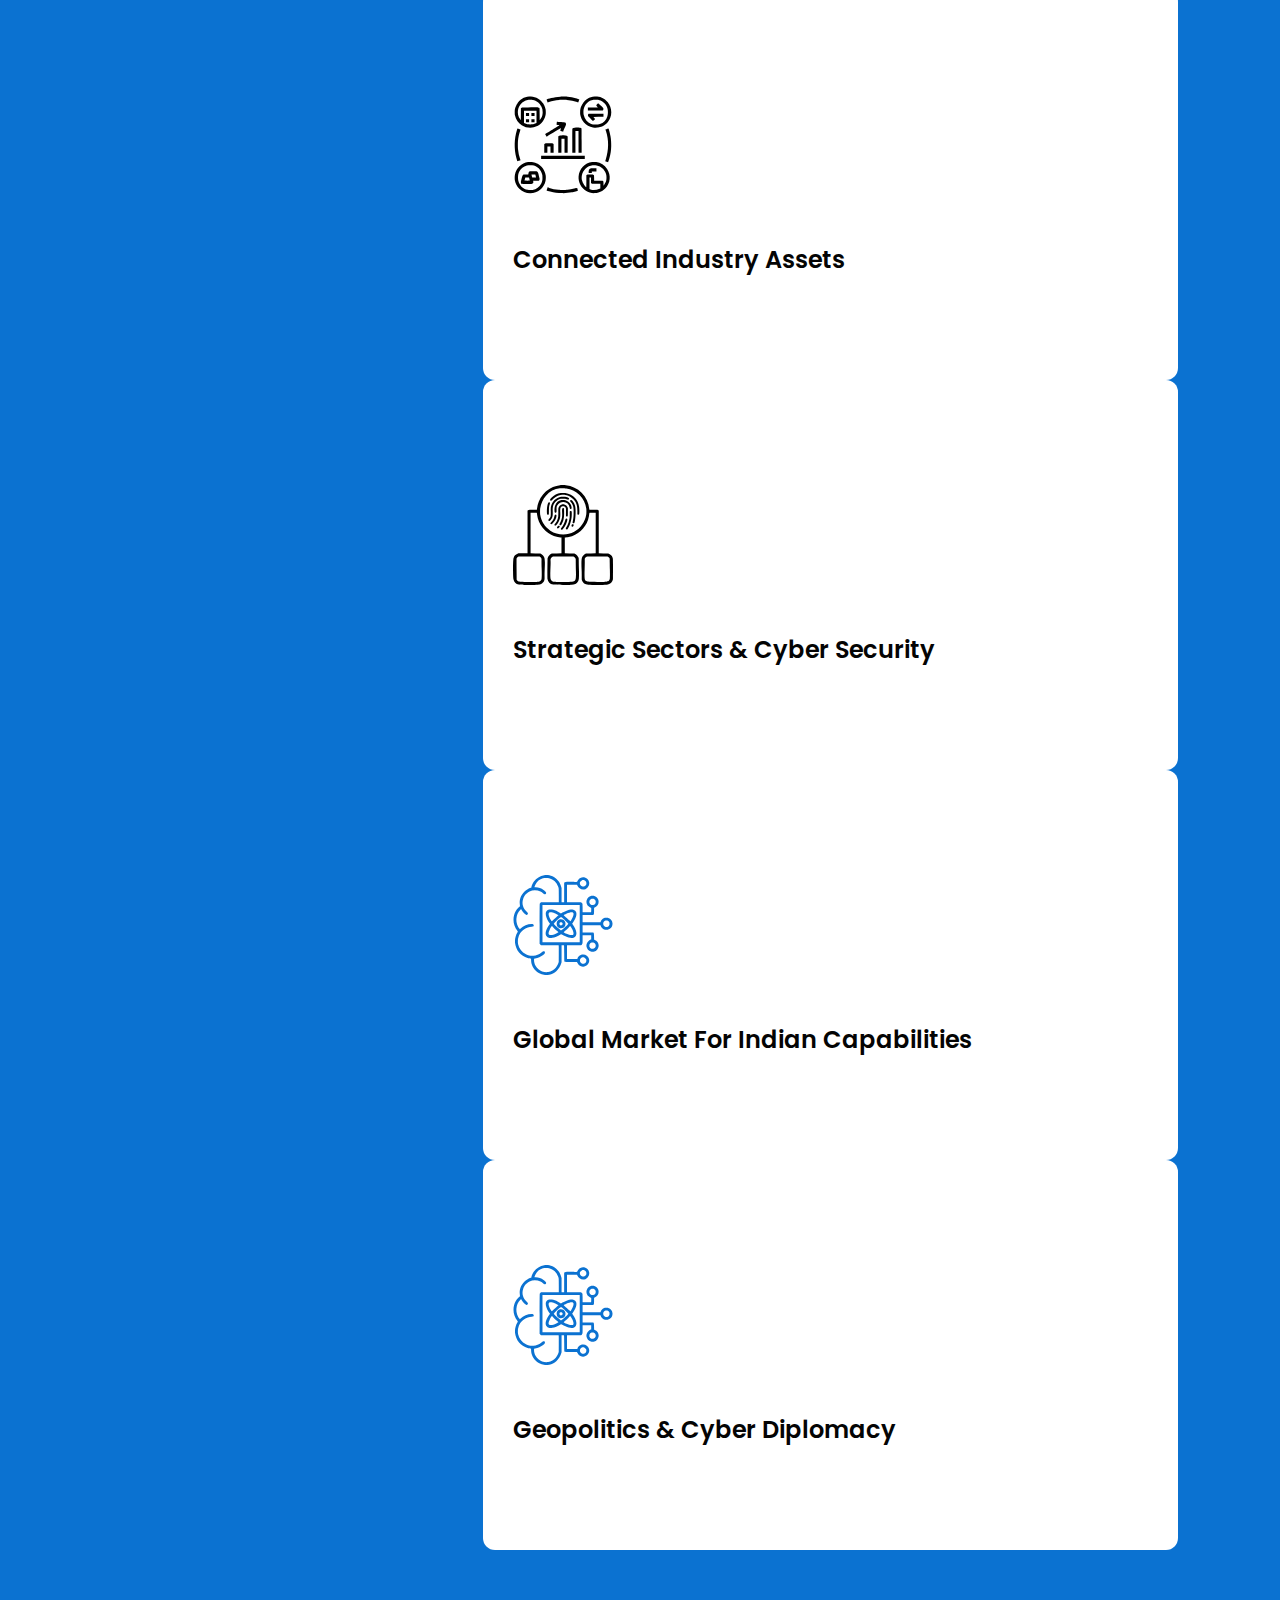
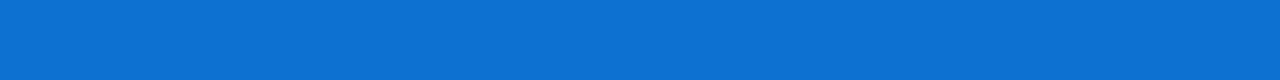
<file: broad-focus.html>
<!DOCTYPE html>
<html lang="en">
<head>
  <meta charset="UTF-8">
  <meta name="viewport" content="width=device-width, initial-scale=1.0">
  <title>Responsive Header</title>
  <link rel="stylesheet" type="text/css" href="./assets/css/styles/slick.css"/>
  <link rel="stylesheet" href="./assets/css/styles/styles.css">
  
  <script src="./assets/js/jquery.min.js"></script>
  <script src="./assets/js/slick.min.js"></script>
  <script src="./assets/js/script.js"></script>
</head>
<body>

	<section class="broad-focus-section">
		<div class="container">
			<div class="broad-focus-carousel-wrapper">
				<div class="broad-focus-heading-box">
					<h1 class="broad-focus-heading">Broad Focus Areas</h1>
				</div>
				
				<div class="broad-focus-slider">
					<div class="broad-focus-card">
						<div class="broad-focus-icon">
							<img src="./assets/images/broad-areas/intersection-quantum.svg" alt="Broad Focus 1">
						</div>
						<div class="focus-card-title">
							<h4 class="focus-title">Intersection of Quantum & AI</h4>
						</div>
					</div>
					<div class="broad-focus-card">
						<div class="broad-focus-icon">
							<img src="./assets/images/broad-areas/privacy-operations.svg" alt="Broad Focus 1">
						</div>
						<div class="focus-card-title">
							<h4 class="focus-title">Privacy Operations</h4>
						</div>
					</div>
					<div class="broad-focus-card">
						<div class="broad-focus-icon">
							<img src="./assets/images/broad-areas/security-engineering.svg" alt="Broad Focus 1">
						</div>
						<div class="focus-card-title">
							<h4 class="focus-title">Security Engineering & Innovation</h4>
						</div>
					</div>
					<div class="broad-focus-card">
						<div class="broad-focus-icon">
							<img src="./assets/images/broad-areas/transaction-processing.svg" alt="Broad Focus 1">
						</div>
						<div class="focus-card-title">
							<h4 class="focus-title">Transaction processing & security</h4>
						</div>
					</div>
					<div class="broad-focus-card">
						<div class="broad-focus-icon">
							<img src="./assets/images/broad-areas/intersection-quantum.svg" alt="Broad Focus 1">
						</div>
						<div class="focus-card-title">
							<h4 class="focus-title">Hybrid computing environment</h4>
						</div>
					</div>
					<div class="broad-focus-card">
						<div class="broad-focus-icon">
							<img src="./assets/images/broad-areas/intersection-quantum.svg" alt="Broad Focus 1">
						</div>
						<div class="focus-card-title">
							<h4 class="focus-title">Interplay of cyber & other disciplines</h4>
						</div>
					</div>
					<div class="broad-focus-card">
						<div class="broad-focus-icon">
							<img src="./assets/images/broad-areas/resilient-supply-chains.svg" alt="Broad Focus 1">
						</div>
						<div class="focus-card-title">
							<h4 class="focus-title">Resilient supply chains</h4>
						</div>
					</div>
					<div class="broad-focus-card">
						<div class="broad-focus-icon">
							<img src="./assets/images/broad-areas/skilling-across-board.svg" alt="Broad Focus 1">
						</div>
						<div class="focus-card-title">
							<h4 class="focus-title">Skilling across the board</h4>
						</div>
					</div>
					<div class="broad-focus-card">
						<div class="broad-focus-icon">
							<img src="./assets/images/broad-areas/connected-industrial-assets.svg" alt="Broad Focus 1">
						</div>
						<div class="focus-card-title">
							<h4 class="focus-title">Connected industry assets</h4>
						</div>
					</div>
					<div class="broad-focus-card">
						<div class="broad-focus-icon">
							<img src="./assets/images/broad-areas/strategic-sectors-cyber-security.svg" alt="Broad Focus 1">
						</div>
						<div class="focus-card-title">
							<h4 class="focus-title">Strategic sectors & cyber security</h4>
						</div>
					</div>
					<div class="broad-focus-card">
						<div class="broad-focus-icon">
							<img src="./assets/images/broad-areas/intersection-quantum.svg" alt="Broad Focus 1">
						</div>
						<div class="focus-card-title">
							<h4 class="focus-title">Global market for indian capabilities</h4>
						</div>
					</div>
					<div class="broad-focus-card">
						<div class="broad-focus-icon">
							<img src="./assets/images/broad-areas/intersection-quantum.svg" alt="Broad Focus 1">
						</div>
						<div class="focus-card-title">
							<h4 class="focus-title">Geopolitics & cyber diplomacy</h4>
						</div>
					</div>
				</div>
			</div>
		</div>
	</section>
	
</body>
</html>
</file>
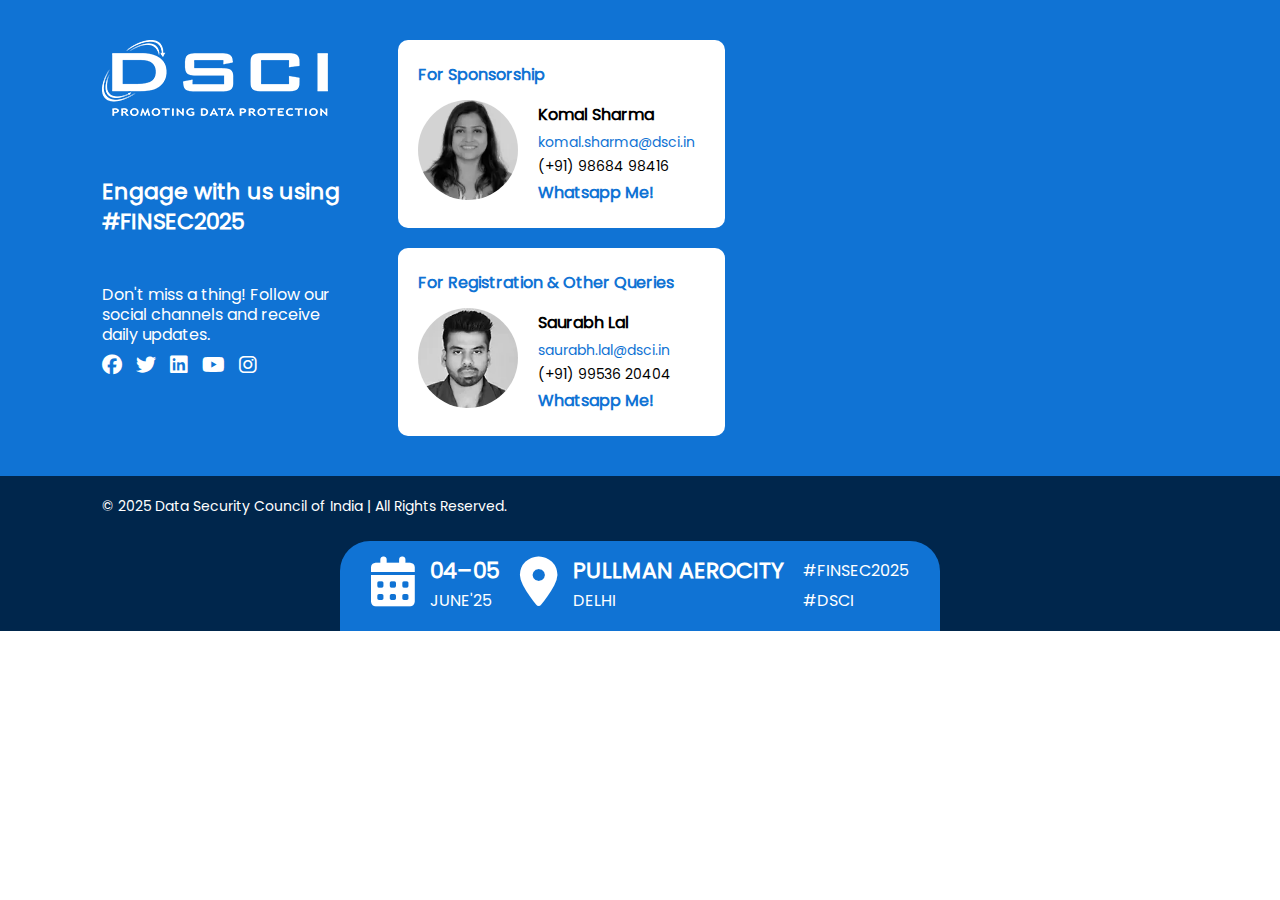
<file: footer.html>
<!DOCTYPE html>
<html lang="en">
<head>
  <meta charset="UTF-8">
  <meta name="viewport" content="width=device-width, initial-scale=1.0">
  <title>FINSEC 2025</title>
  
  <link rel="stylesheet" href="./assets/css/vendor/fontawesome.min.css">
  <link rel="stylesheet" href="./assets/css/styles/styles.css">
</head>

<body>
<footer>
  <div class="container">
  <div class="footer-wrapper">
    <section class="footer-logo">
		<div class="footer-logo-box">
		  <a href="" target="_blank">
			<img src="./assets/images/dsci-logo.webp" alt="DSCI Logo" class="logo">
		  </a>
		</div>
      
      <h2 class="enagage-heading"><p>Engage with us using</p><p>#FINSEC2025</p></h2>
	  
	  <div class="social-links">
		  <p>Don't miss a thing! Follow our social channels and receive daily updates.</p>
		  <div class="social-icons">
			<a href="https://www.facebook.com/dsci.connect" class="me-3"><i class="fab fa-facebook"></i></a>
				<a href="https://x.com/dsci_connect" class="me-3"><i class="fab fa-twitter"></i></a>
				<a href="https://www.linkedin.com/company/data-security-council-of-india/" class="me-3"><i class="fab fa-linkedin"></i></a>
				<a href="https://www.youtube.com/user/dscivideo" class="me-3"><i class="fab fa-youtube"></i></a>
				<a href="https://www.instagram.com/dsci.connect/"><i class="fab fa-instagram"></i></a>
		  </div>
	  </div>
    </section>

    <section class="contacts">
      <div class="card">
        <h4 class="contact-heading">For Sponsorship</h4>
		<div class="contact-card">
			<img src="./assets/images/komal-sharma.webp" alt="Komal Sharma">
			<div class="contact-info">
				<p><strong>Komal Sharma</strong></p>
				<p class="contact-email">komal.sharma@dsci.in</p>
				<p>(+91) 98684 98416</p>
				<p><a href="#" class="whatsapp-link">Whatsapp Me!</a></p>
			</div>
		</div>
      </div>
      <div class="card">
        <h4 class="contact-heading">For Registration & Other Queries</h4>
		<div class="contact-card">
			<img src="./assets/images/saurabh-lal.webp" alt="Saurabh Lal">
			<div class="contact-info">
				<p><strong>Saurabh Lal</strong></p>
				<p class="contact-email">saurabh.lal@dsci.in</p>
				<p>(+91) 99536 20404</p>
				<p><a href="#" class="whatsapp-link">Whatsapp Me!</a></p>
			</div>
		</div>
      </div>
    </section>

    <section class="map-section">
      <iframe src="https://www.google.com/maps/embed?pb=!1m18!1m12!1m3!1d3504.52853694574!2d77.1210718754906!3d28.553887487647643!2m3!1f0!2f0!3f0!3m2!1i1024!2i768!4f13.1!3m3!1m2!1s0x390d1c684d8bd009%3A0x4a9db17053b82780!2sPullman%20New%20Delhi%20Aerocity!5e0!3m2!1sen!2sin!4v1747662034643!5m2!1sen!2sin" allowfullscreen="" loading="lazy" referrerpolicy="no-referrer-when-downgrade"></iframe>
    </section>
  </div>
  </div>
  </footer>
  
  <div class="copyright-footer">
  <div class="container">
	<p class="copyright">© 2025 Data Security Council of India | All Rights Reserved.</p>
      <div class="event-info">
        <div class="event-col">
          <i class="fas fa-calendar-alt"></i>
		  <div class="event-location">
			  <p class="location-bold">04–05</p>
			  <p>JUNE'25</p>
		  </div>
        </div>
        <div class="event-col">
          <i class="fas fa-map-marker-alt"></i>
		  <div class="event-location">
          <p class="location-bold">Pullman Aerocity</p>
		  <p>Delhi</p>
		  </div>
        </div>
        <div class="event-col">
			<div class="event-location">
			  <p>#FINSEC2025</p>
			  <p>#DSCI</p>
			</div>
        </div>
      </div>
    </div>
	</div>
</body>
</html>
</file>
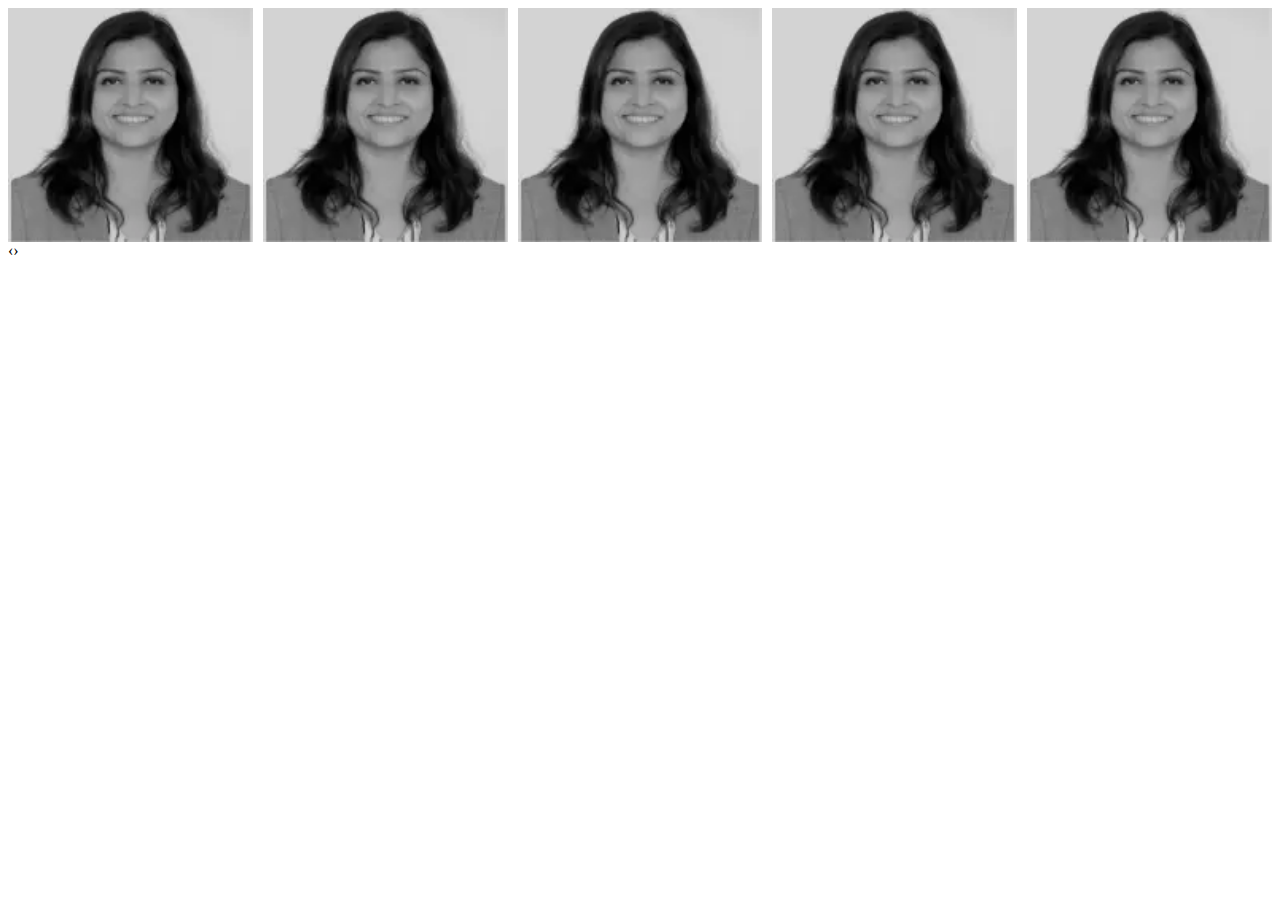
<file: slider.html>
<!DOCTYPE html>
<html lang="en">
<head>
  <meta charset="UTF-8">
  <meta name="viewport" content="width=device-width, initial-scale=1.0">
  <title>FINSEC 2025</title>
  
    <link rel="stylesheet" href="https://cdnjs.cloudflare.com/ajax/libs/OwlCarousel2/2.3.4/assets/owl.carousel.min.css">
	<link rel="stylesheet" href="https://cdnjs.cloudflare.com/ajax/libs/OwlCarousel2/2.3.4/assets/owl.theme.default.min.css">
  
  <script src="./assets/js/jquery.min.js"></script>
	<script src="https://cdnjs.cloudflare.com/ajax/libs/OwlCarousel2/2.3.4/owl.carousel.min.js"></script>
  
  <style>
 .owl-carousel .item img {
  width: 100%;
  height: auto;
  border-radius: 10px;
}

  </style>
</head>

<body>


<div class="owl-carousel">
		<div class="slide">
			<img src="./assets/images/komal-sharma.webp" alt="Slide 1">
		</div>
		<div class="slide">
			<img src="./assets/images/komal-sharma.webp" alt="Slide 2">
		</div>
		<div class="slide">
			<img src="./assets/images/komal-sharma.webp" alt="Slide 3">
		</div>
		<div class="slide">
			<img src="./assets/images/komal-sharma.webp" alt="Slide 1">
		</div>
		<div class="slide">
			<img src="./assets/images/komal-sharma.webp" alt="Slide 2">
		</div>
		<div class="slide">
			<img src="./assets/images/komal-sharma.webp" alt="Slide 3">
		</div>
	</div>

	
	<script>
	$(document).ready(function(){
  $(".owl-carousel").owlCarousel({
    items: 5,              // Number of items to show
    loop: true,            // Infinite loop
    margin: 10,            // Space between items
    nav: true,             // Show next/prev buttons
    dots: true,            // Show pagination dots
    autoplay: true,        // Auto-slide
    autoplayTimeout: 3000, // Slide interval
    autoplayHoverPause: true,
	responsive: {
    0: {
      items: 1
    },
    600: {
      items: 2
    },
    1000: {
      items: 5
    }
  }
  });

    });
	</script>
</body>
</html>
</file>
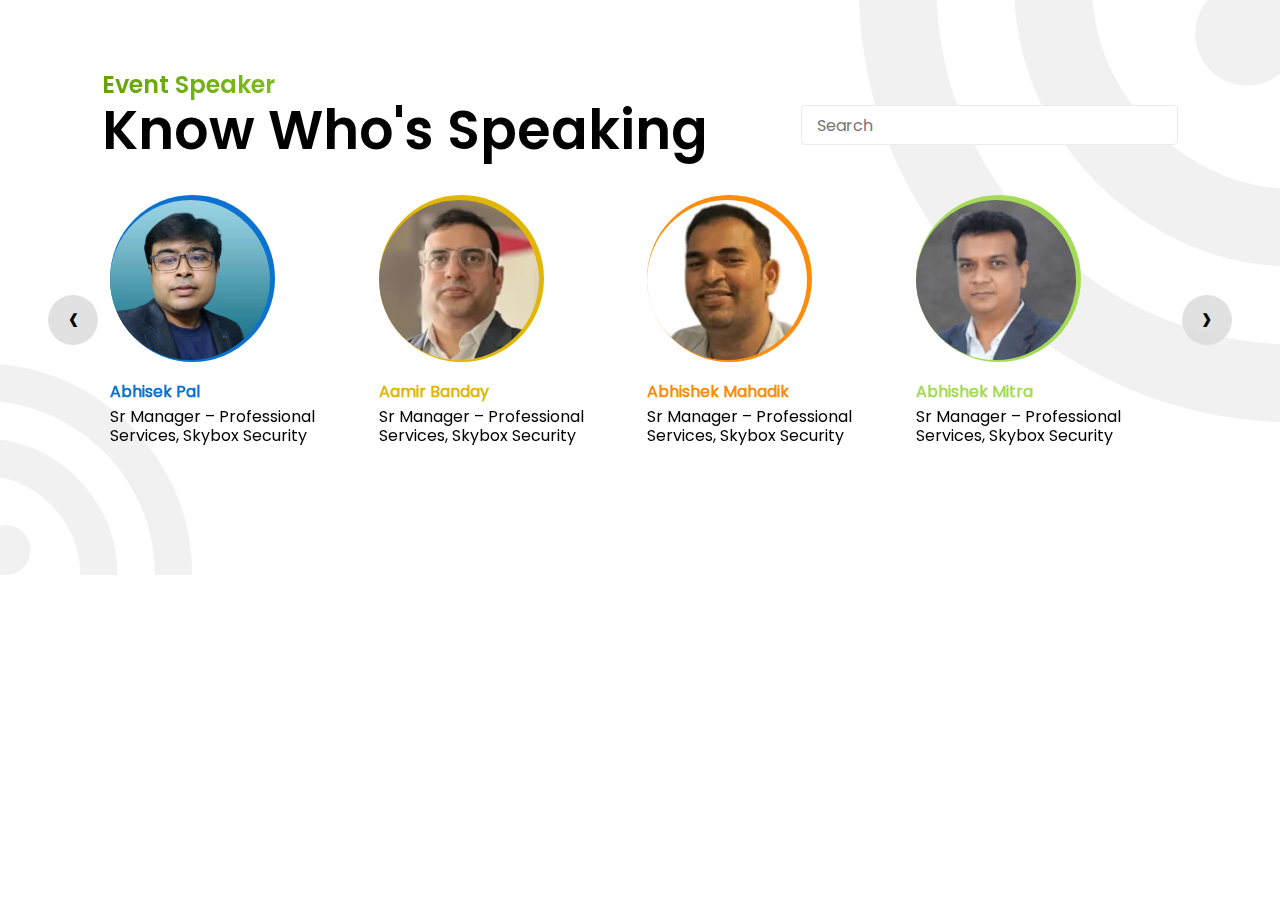
<file: speakers.html>
<!DOCTYPE html>
<html lang="en">
<head>
  <meta charset="UTF-8">
  <meta name="viewport" content="width=device-width, initial-scale=1.0">
  <title>Responsive Header</title>
  <link rel="stylesheet" type="text/css" href="./assets/css/styles/slick.css"/>
  <link rel="stylesheet" href="./assets/css/styles/styles.css">
  
  <script src="./assets/js/jquery.min.js"></script>
  <script src="./assets/js/slick.min.js"></script>
  <script src="./assets/js/script.js"></script>
</head>
<body>

	<section class="speakers-section">
		<div class="container">
			<div class="speakers-search">
				<div class="speakers-heading-wrap">
					<p class="speaker-subheading">Event Speaker</p>
					<h1 class="speaker-heading">Know Who's Speaking</h1>
				</div>
				<input type="text" id="speakers-search" placeholder="Search" />
			</div>
			<div class="speakers-slider">
				<div class="speaker-img blue-box">
					<div class="half-border-circle">
						<img src="./assets/images/speakers/abhisek-pal.webp" alt="Speaker 1">
					</div>
					<div class="speaker-details">
						<h4 class="speaker-name">Abhisek Pal</h4>
						<p>Sr Manager – Professional Services, Skybox Security</p>
					</div>
				</div>
				<div class="speaker-img yellow-box">
					<div class="half-border-circle">
						<img src="./assets/images/speakers/aamir-banday.webp" alt="Speaker 2">
					</div>
					<div class="speaker-details">
						<h4 class="speaker-name">Aamir Banday</h4>
						<p>Sr Manager – Professional Services, Skybox Security</p>
					</div>
				</div>
				<div class="speaker-img orange-box">
					<div class="half-border-circle">
						<img src="./assets/images/speakers/abhishek-mahadik.webp" alt="Speaker 3">
					</div>
					<div class="speaker-details">
						<h4 class="speaker-name">Abhishek Mahadik</h4>
						<p>Sr Manager – Professional Services, Skybox Security</p>
					</div>
				</div>
				<div class="speaker-img green-box">
					<div class="half-border-circle">
						<img src="./assets/images/speakers/abhishek-mitra.webp" alt="Speaker 4">
					</div>
					<div class="speaker-details">
						<h4 class="speaker-name">Abhishek Mitra</h4>
						<p>Sr Manager – Professional Services, Skybox Security</p>
					</div>
				</div>
				<div class="speaker-img blue-box">
					<div class="half-border-circle">
						<img src="./assets/images/speakers/ab-sengupta.webp" alt="Speaker 5">
					</div>
					<div class="speaker-details">
						<h4 class="speaker-name">AB Sengupta</h4>
						<p>Sr Manager – Professional Services, Skybox Security</p>
					</div>
				</div>
				<div class="speaker-img yellow-box">
					<div class="half-border-circle">
						<img src="./assets/images/speakers/aditya-agarwal.webp" alt="Speaker 6">
					</div>
					<div class="speaker-details">
						<h4 class="speaker-name">Aditya Agarwal</h4>
						<p>Sr Manager – Professional Services, Skybox Security</p>
					</div>
				</div>
				<div class="speaker-img orange-box">
					<div class="half-border-circle">
						<img src="./assets/images/speakers/varender.webp" alt="Speaker 7">
					</div>
					<div class="speaker-details">
						<h4 class="speaker-name">Varender</h4>
						<p>Sr Manager – Professional Services, Skybox Security</p>
					</div>
				</div>
				<div class="speaker-img green-box">
					<div class="half-border-circle">
						<img src="./assets/images/speakers/aditya-bhatiya.webp" alt="Speaker 8">
					</div>
					<div class="speaker-details">
						<h4 class="speaker-name">Aditya Bhatiya</h4>
						<p>Sr Manager – Professional Services, Skybox Security</p>
					</div>
				</div>
				<div class="speaker-img blue-box">
					<div class="half-border-circle">
						<img src="./assets/images/speakers/adrian-hia.webp" alt="Speaker 9">
					</div>
					<div class="speaker-details">
						<h4 class="speaker-name">Adrian Hia</h4>
						<p>Sr Manager – Professional Services, Skybox Security</p>
					</div>
				</div>
				<div class="speaker-img yellow-box">
					<div class="half-border-circle">
						<img src="./assets/images/speakers/aftab-syed.webp" alt="Speaker 10">
					</div>
					<div class="speaker-details">
						<h4 class="speaker-name">Aftab Syed</h4>
						<p>Sr Manager – Professional Services, Skybox Security</p>
					</div>
				</div>
			</div>
		</div>
	</section>
	
</body>
</html>
</file>
<file: assets/css/styles/styles.css>
/* Font face CSS */
@font-face {
    font-family: 'poppins';
    src: url('../../fonts/Poppins-Regular.ttf') format('truetype');
    font-weight: normal;
    font-style: normal;
}
@font-face {
    font-family: 'poppins-bold';
    src: url('../../fonts/Poppins-SemiBold.ttf') format('truetype');
    font-weight: normal;
    font-style: normal;
}

/* Common CSS */
* {
  margin: 0;
  padding: 0;
  box-sizing: border-box;
  font-family: "poppins", sans-serif;
  line-height: 30px;
  font-size: 16px;
}
a:focus {
	outline: 0;
}

/* Common container CSS */
.container {
    width: 100%;
    margin-right: auto;
    margin-left: auto;
	padding: 0 2rem;
}
@media (max-width: 576px) {
	.container {
		padding: 0 15px;
	}
}
@media (min-width: 576px) {
	.container {
		max-width: 540px;
	}
}
@media (min-width: 768px) {
	.container {
		max-width: 720px;
	}
}
@media (min-width: 992px) {
	.container {
		max-width: 960px;
	}
}
@media (min-width: 1200px) {
	.container {
		max-width: 1140px;
	}
}
@media (min-width: 1400px) {
	.container {
		max-width: 1320px;
	}
}

/* Header CSS */
.header {
  display: flex;
  align-items: center;
  justify-content: space-between;
  flex-wrap: wrap;
}
.header-logo {
  font-size: 1.5rem;
  font-weight: bold;
}
.nav-slide {
  display: flex;
  gap: 3rem;
}
.nav-slide a {
  color: #040404;
  text-decoration: none;
  font-family: "poppins-bold", sans-serif;
  font-size: 12px;
  padding: 5px 15px;
}
.nav-slide a:hover {
  color: #1073D4;
}
.menu-item.active {
    background: #F1F1F1;
    border-radius: 4px;
}
.menu-toggle {
  display: none;
  font-size: 2rem;
  cursor: pointer;
}
/* Responsive Styles */
@media (max-width: 767px) {
  .menu-toggle {
    display: block;
  }
  .nav-slide {
    flex-direction: column;
    position: fixed;
    top: 0;
    left: -250px;
    width: 250px;
    height: 100%;
    background-color: #1073D4;
    padding: 2rem 1rem;
    transition: left 0.3s ease;
    z-index: 1000;
	gap: 0;
  }
  .nav-slide.show {
    left: 0;
  }
  .nav-slide a {
    font-size: 14px;
	color: #fff;
  }
  .menu-item.active {
    color: #000;
}
}

/* Banner CSS */
.banner-wrapper img {
  width: 100%;
}

/* About us CSS */
.about-section-wrap {
	background: linear-gradient(180deg, rgba(217, 217, 217, 0.4) 0%, rgba(255, 255, 255, 0) 62.04%);
	padding: 100px 0;
}
.about-wrapper {
    display: flex;
    gap: 30px;
}
.about-img-wrap {
	display: flex;
	gap: 30px;
}
.about-img-flex {
    display: flex;
    width: calc(100% - 60px);
    gap: 30px;
}
.about-img-box {
	flex-basis: 33.3%;
	width: 33.3%;
    flex-direction: column;
    display: flex;
	gap: 30px;
}
.about-img-box:nth-child(2n) {
	animation: floatDown 3s ease-in-out infinite;
}
.about-img-box:nth-child(2n+1) {
	animation: floatUp 3s ease-in-out infinite;
}
@keyframes floatUp {
      0%, 100% {
        transform: translateY(0);
      }
      50% {
        transform: translateY(-20px);
      }
    }
@keyframes floatDown {
      0%, 100% {
        transform: translateY(0);
      }
      50% {
        transform: translateY(20px);
      }
    }
.about-img {
	border-radius: 20px;
	transition: transform 0.3s ease;
	animation: float 3s ease-in-out infinite;
}
.about-img:hover {
	transform: scale(1.05);
}
.primary-btn {
	position: relative;
    padding: 10px 30px;
    display: inline-block;
    border-radius: 4px;
    margin-top: 20px;
    color: #fff;
    text-decoration: none;
    background: linear-gradient(90.31deg, #1073D4 0.27%, #6510D4 99.93%);
}
.primary-btn:hover {
    transform: scale(1.05);
}
.primary-btn:hover::before {
    animation: shine 1s ease-out infinite;
}
.primary-btn::before {
    content: "";
    position: absolute;
    width: 100px;
    height: 100%;
    background-image: linear-gradient(120deg, rgba(255, 255, 255, 0) 30%, rgba(255, 255, 255, 0.8), rgba(255, 255, 255, 0) 70%);
    top: 0;
    left: -100px;
    opacity: 0.6;
}
@keyframes shine {
      0% {
        width: 0;
        height: 0;
        opacity: 0.5;
      }
      50% {
        width: 200%;
        height: 200%;
        opacity: 0.2;
      }
      100% {
        width: 300%;
        height: 300%;
        opacity: 0;
      }
    }
.about-heading {
	font-size: 54px;
	line-height: 40px;
}
.about-subheading {
	font-size: 24px;
	background: linear-gradient(to right, #66A209, #B5F953);
	-webkit-background-clip: text;
  -webkit-text-fill-color: transparent;
  text-rendering: optimizeLegibility;
  line-height: 40px;
}
.about-side-data {
    margin-top: 20px;
}
.about-side-data p {
	margin-bottom: 20px;
}
.edition-date {
	color: #8B8C8D;
}
@media (min-width: 768px) {
	.about-img {
		height: 280px;
		object-fit: cover;
	}
	.about-img-box:nth-child(2) {
		margin-top: 5rem;
	}
	.about-img-box:nth-child(3) {
		margin-top: 15rem;
	}
}
@media (min-width: 992px) {
	.flex-col {
		flex-basis: 50%;
		width: 50%;
	}
}
@media (max-width: 767px) {
	.about-wrapper {
		flex-direction: column;
	}
	.about-img-flex {
		flex-direction: column;
		width: 100%;
	}
	.about-img-box {
		width: 100%;
	}
	.about-img-wrap {
		order: 2;
	}
	.about-heading {
		font-size: 36px;
	}
	.about-info-wrap {
		margin-bottom: 20px;
	}
}
@media (min-width: 768px) and (max-width: 991px) {
	.about-wrapper {
		flex-direction: column;
	}
	.about-img-flex {
		width: calc(100% - 20px);
		gap: 10px;
	}
}

/* Speakers CSS */
.speakers-slider .slick-track {
	display: flex;
	gap: 10px;
}
.slick-prev {
  left: -5%; 
}
.slick-next {
    right: -5%; 
}
.slick-prev, 
.slick-next {
	position: absolute;   
    top: 50%;
	transform: translateY(-50%);  
	width: 50px;
  height: 50px;
  background-color: rgba(217, 217, 217, 0.8);
    color: transparent;
  font-size: 20px;
  border: 0;
  border-radius: 50%;
  display: flex;
  align-items: center;
  justify-content: center;
  transition: background-color 0.3s ease;
}
.slick-prev::before,
.slick-next::before {
  font-size: 40px;
  color: #000;
  position: absolute;
  top: 45%;
  left: 50%;
  transform: translate(-50%, -50%); 
}
.slick-prev::before {
  content: '\2039'; 
}
.slick-next::before {
  content: '\203A'; 
}
.speakers-section {
	background: url("../../../assets/images/speakers-bg.svg") no-repeat;
	background-size: cover;
	padding: 70px 0 130px;
}
.speakers-search {
    display: flex;
    justify-content: space-between;
	margin-bottom: 50px;
}
#speakers-search {
	width: 35%;
    padding: 5px 15px;
	height: 40px;
    align-self: flex-end;
	border: 1px solid #EBEBEB;
    border-radius: 4px;
}
.speaker-subheading {
	font-family: "poppins-bold", sans-serif;
	font-size: 24px;
	margin-bottom: 15px;
	background: linear-gradient(to right, #66A209, #B5F953);
    -webkit-background-clip: text;
    -webkit-text-fill-color: transparent;
    text-rendering: optimizeLegibility;
}
.speaker-heading {
	font-family: "poppins-bold", sans-serif;
	font-size: 54px;
}
.speaker-details p {
	line-height: 19px;
}
.half-border-circle {
  width: 165px;
    height: 167px;
    border-radius: 50%;
    padding: 5px;
    display: flex;
    justify-content: flex-end;
	margin-bottom: 15px;
}
.half-border-circle:hover {
  box-shadow: 0 8px 16px rgba(16, 115, 212, 0.6);
  cursor: pointer;
}
.half-border-circle img {
  width: 160px;
  height: 160px;
  object-fit: cover;
  border-radius: 50%;
  display: block;
}
.blue-box .half-border-circle {
    background: #0B72D1;
}
.yellow-box .half-border-circle {
    background: #E2B604;
}
.orange-box .half-border-circle {
    background: #FD8C0C;
}
.green-box .half-border-circle {
    background: #A5DB58;
}
.blue-box .speaker-name {
	color: #0B72D1;
}
.yellow-box .speaker-name {
	color: #E2B604;
}
.orange-box .speaker-name {
	color: #FD8C0C;
}
.green-box .speaker-name {
	color: #A5DB58;
}
@media (max-width: 1200px) {
	.speaker-heading {
		font-size: 42px;
	}
}
@media (max-width: 992px) {
	.speaker-heading {
		font-size: 32px;
	}
	.slick-prev {
		left: -8%;
	}
	.slick-next {
		right: -8%;
	}
}
@media (max-width: 767px) {
	.speaker-heading {
		font-size: 28px;
	}
	.speakers-search {
		flex-direction: column;
	}
	#speakers-search {
		width: 100%;
		align-self: flex-start;
	}
	.speakers-heading-wrap {
		margin-bottom: 20px;
	}
	.half-border-circle {
		margin: 0 auto 15px;
	}
	.speaker-details {
		text-align: center;
	}
	.slick-prev, 
	.slick-next {
		width: 30px;
		height: 30px;
		top: 100%;
		transform: none;
		margin-top: 30px;
		transform: translateX(-50%);
	}
	.slick-prev {
		left: 42%;
	}
	.slick-next {
		right: 40%;
	}
}
@media (max-width: 400px) {
	.slick-prev {
		left: 42%;
	}
	.slick-next {
		right: 35%;
	}
}

/* Broad Focus CSS */
.broad-focus-section {
	background: url("../../../assets/images/broad-focus-bg.svg") no-repeat;
	background-size: cover;
	padding: 70px 0 130px;
}
.broad-focus-carousel-wrapper {
    display: flex;
    gap: 50px;
}
.broad-focus-heading-box {
    width: 31%;
    align-self: center;
}
.broad-focus-heading {
	font-family: "poppins-bold", sans-serif;
    font-size: 54px;
    line-height: 54px;
    color: #fff;
}
.broad-focus-slider {
	width: 65%;
}
.broad-focus-slider .slick-prev, 
.broad-focus-slider .slick-next {
	background: #044890;
	top: 112%;
}
.broad-focus-slider .slick-prev:before, 
.broad-focus-slider .slick-next:before {
	color: #fff;
}
.broad-focus-slider .slick-prev {
	left: 15px;
} 
.broad-focus-slider .slick-next {
	right: auto;
	left: 9%;
}
.broad-focus-card {
    background: #fff;
    min-height: 390px;
	border-radius: 12px;
    padding: 30px;
	display: flex !important;
    flex-direction: column;
    justify-content: center;
}
.broad-focus-slider .slick-track {
	display: flex;
	gap: 20px;
}
.broad-focus-icon {
    margin-bottom: 40px;
}
.focus-title {
	font-family: "poppins-bold", sans-serif;
    font-size: 24px;
    color: #040404;
	text-transform: capitalize;
}
.broad-focus-icon img {
	height: 100px;
    width: 100px;
}
@media (max-width: 992px) {
	.broad-focus-carousel-wrapper {
		flex-direction: column;
	}
	.broad-focus-heading-box,
	.broad-focus-slider {
		width: 100%;
	}
	.broad-focus-heading {
		font-size: 36px;
		line-height: 36px;
	}
	.broad-focus-slider .slick-next {
		left: 55px;
	}
}
@media (max-width: 767px) {
	.broad-focus-slider .slick-prev, 
	.broad-focus-slider .slick-next {
		top: 100%;
	}
}
@media (max-width: 600px) {
	.broad-focus-slider .slick-track {
		gap: 0;
	}
}
@media (min-width: 768px) and (max-width: 991px) {
	.broad-focus-slider .slick-next {
		left: 75px;
	}
}
@media (min-width: 992px) and (max-width: 1399px) {
	.broad-focus-slider .slick-next {
		left: 12%;
	}
	.broad-focus-heading {
		font-size: 42px;
	}
}

/* Footer CSS */
footer {
	background-color: #1073D4;
  color: #fff;
}
.footer-wrapper {	
  padding: 40px 0;
  display: flex;
  gap: 50px;
}
.footer-logo {
  display: flex;
    flex-direction: column;
    gap: 3rem;
}
.footer-logo h2 span {
  font-weight: bold;
}
.social-icons i {
  font-size: 20px;
    margin: 10px 10px 0 0;
    color: #fff;
}
.social-links p {
	line-height: 20px;
}
.enagage-heading p {
	font-size: 22px;
}
.contacts {
  display: flex;
  flex-wrap: wrap;
  gap: 20px;
}
.card {
  background-color: #fff;
  color: #000;
  padding: 20px;
  border-radius: 10px;
  flex: 1;
  width: 100%;
}
.contact-card {
    display: flex;
	gap: 20px;
	margin-top: 10px;
}
.contact-card img {
	border-radius: 50%;
	width: 100px;
	height: 100px;
}
.contact-info p {
    line-height: 24px;
}
.contact-email,
.contact-email + p{
	font-size: 14px;
}
.whatsapp-link {
  color: #1073D4;
  font-weight: bold;
  text-decoration: none;
}
.map-section iframe {
  width: 100%;
  height: 385px;
  border: none;
}
.map-text {
  margin-top: 10px;
}
.map-text button {
  background-color: #A95EF8;
  color: #fff;
  border: none;
  padding: 10px 20px;
  margin-top: 10px;
  border-radius: 20px;
  cursor: pointer;
}
.copyright-footer {
	background-color: #00264C;
    padding-top: 15px;
    color: #fff;
}
.event-info {
	display: flex;
    justify-content: center;
    background: #1073D4;
    border-top-left-radius: 30px;
    border-top-right-radius: 30px;
    width: 600px;
    margin: 0 auto;
	padding: 15px;
	gap: 20px;
	margin-top: 20px;
	text-transform: uppercase;
}
.event-col {
	display: flex;
	gap: 15px;
}
.event-col .fas:before {
	font-size: 50px;
}
.location-bold {
	font-size: 22px;
	font-weight: 700;
}
.copyright {
  font-size: 14px;
}
.contact-heading,
.whatsapp-link,
.contact-email {
	color: #1073D4;
}
@media (min-width: 992px) {
	.footer-logo {
	  width: 25%;
	}
  .contacts {
	  width: 33.3%;
	}
	.map-section {
		width: 41%;
	}
}
@media (min-width: 768px) and (max-width: 991px) {
	.footer-wrapper {
		flex-wrap: wrap;
	}
	.footer-logo {
	  width: calc(50% - 30px);
	}
  .contacts {
	  width: calc(50% - 30px);
	}
	.map-section {
		width: 100%;
	}
}
@media (max-width: 767px) {
  .contacts {
    flex-direction: column;
  }
  .event-info {
    flex-direction: column;
    gap: 20px;
  }
  .footer-wrapper {
    flex-direction: column;
	}
	.event-info {
		width: 100%;
	}
}
</file>
